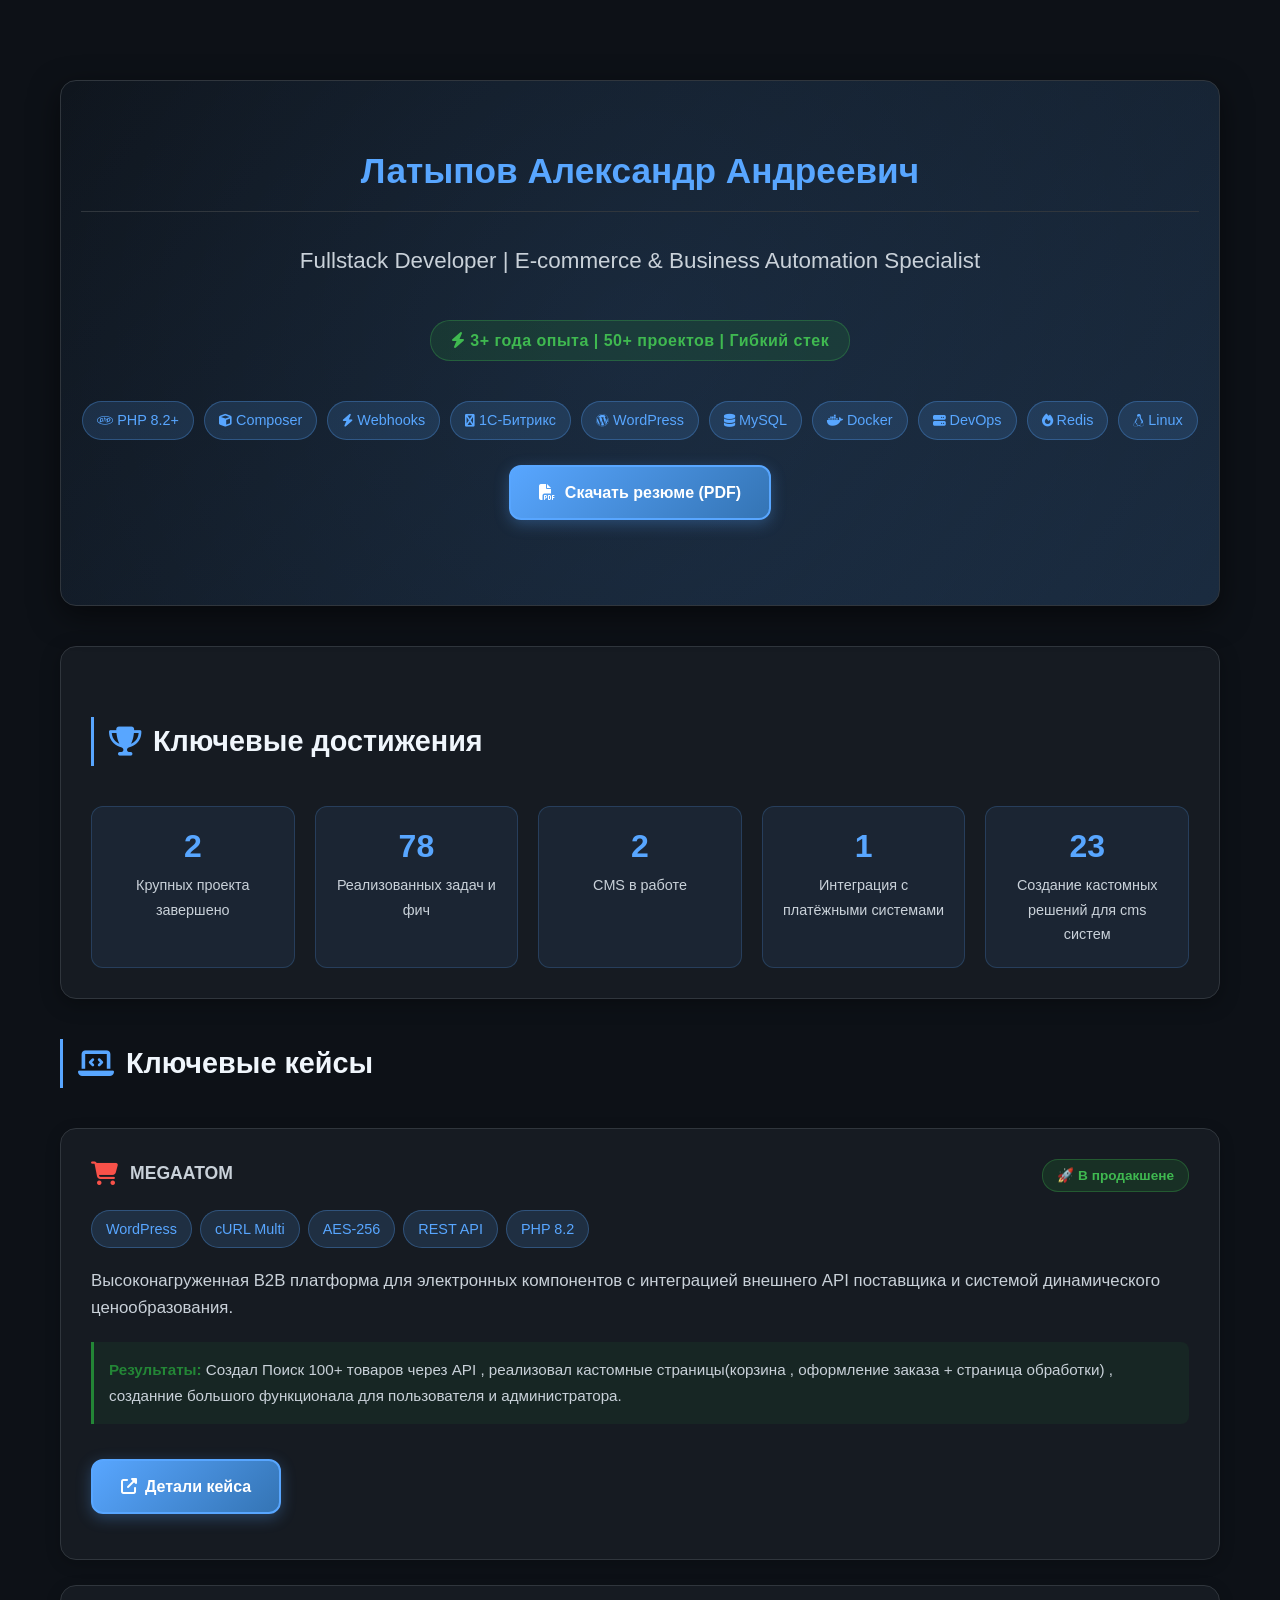
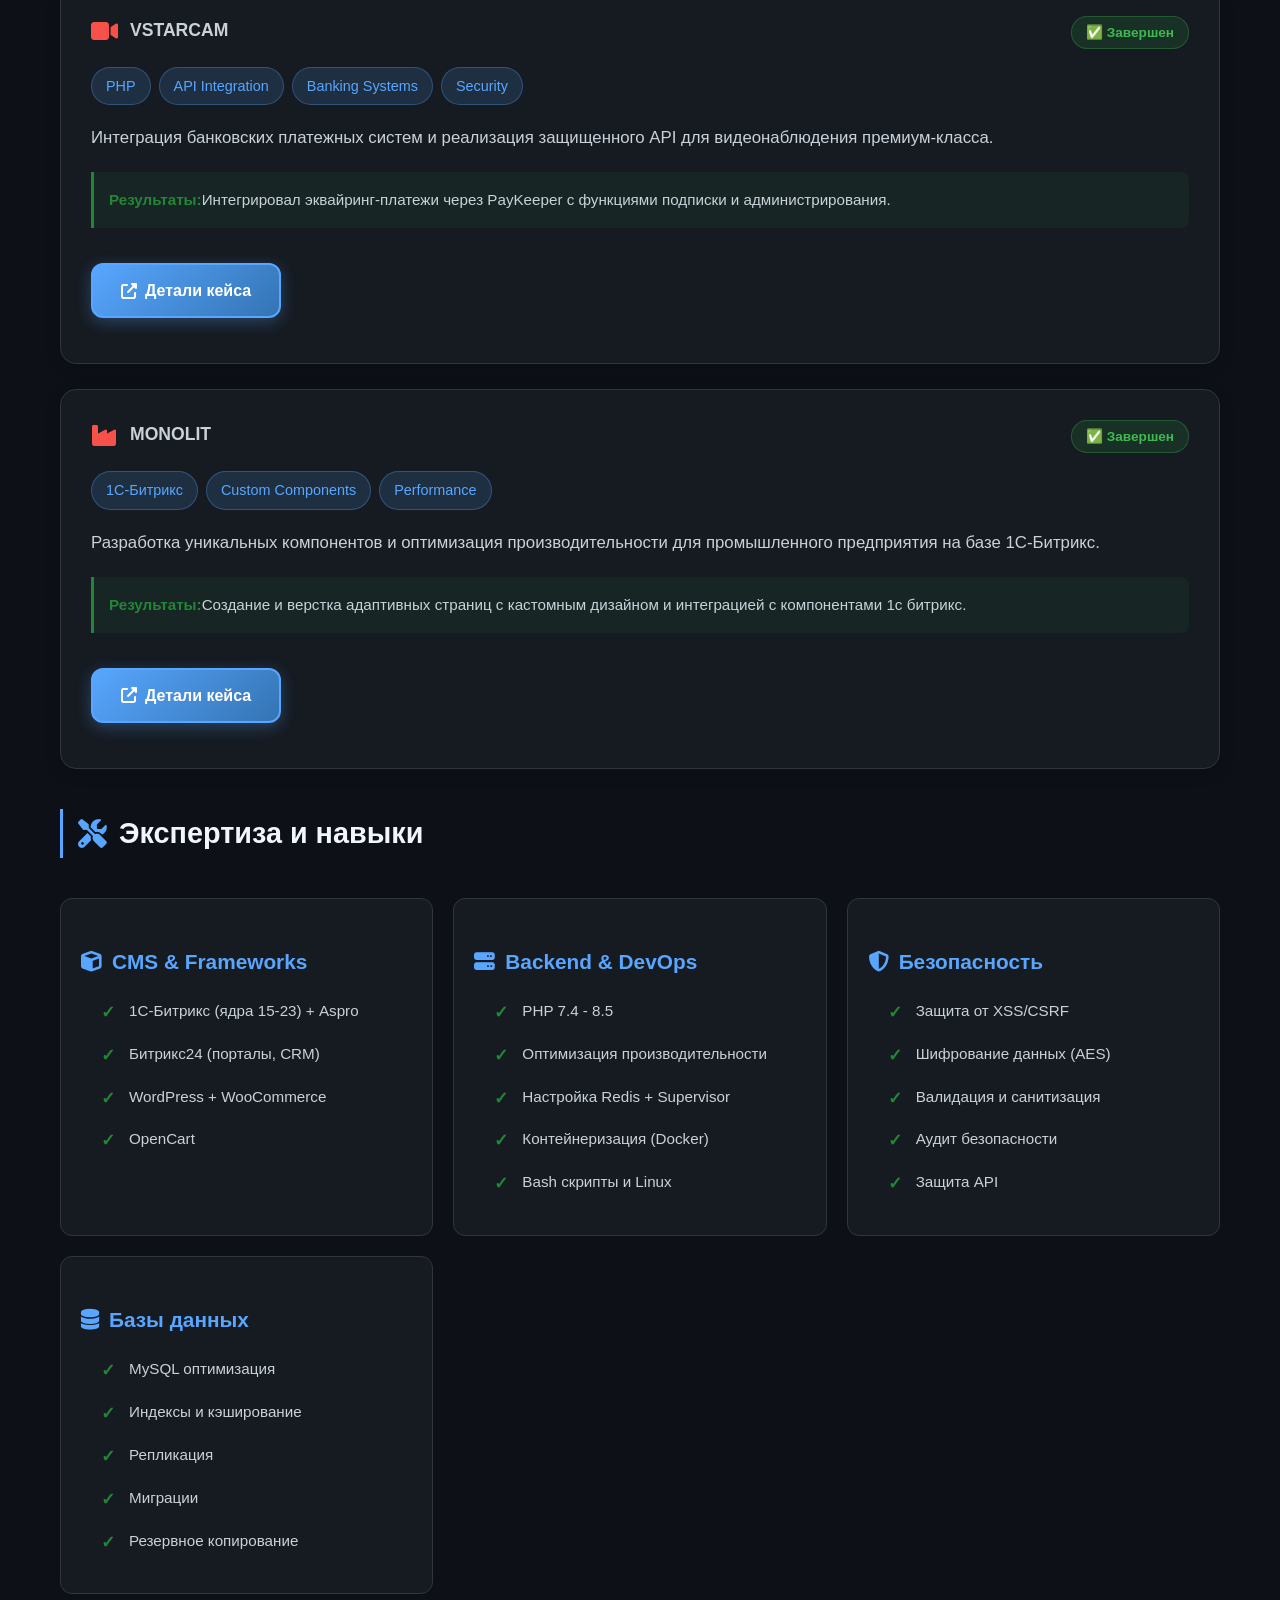
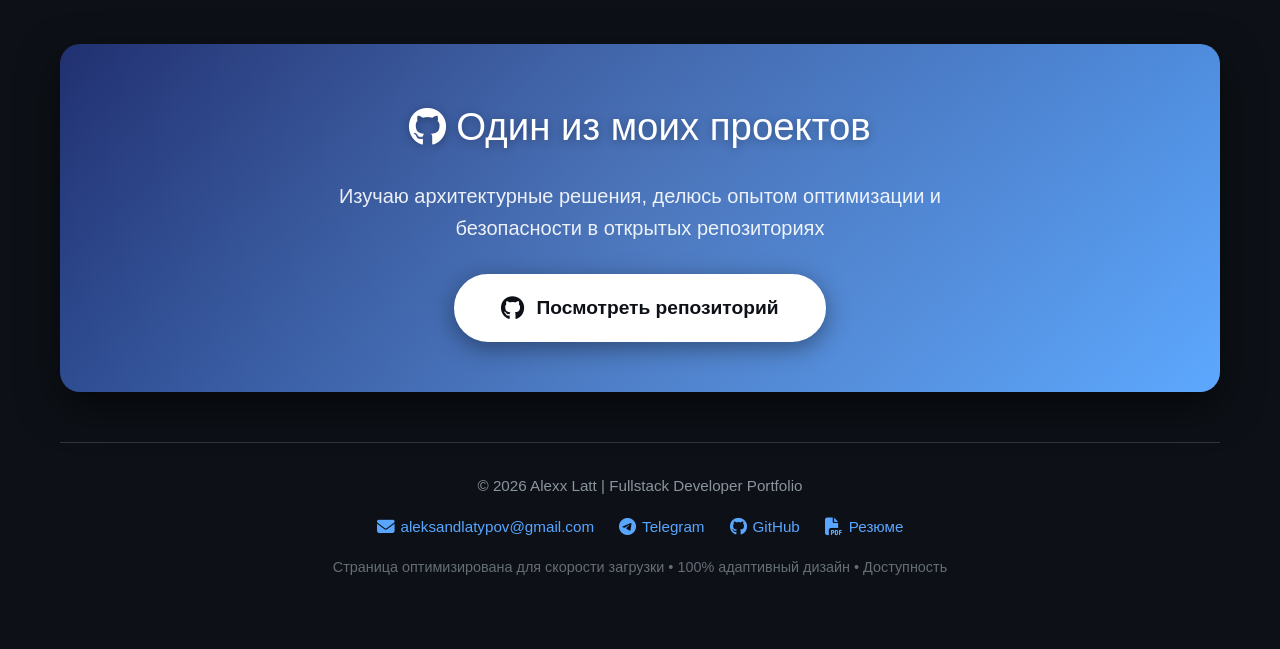
<file: index.html>
<!DOCTYPE html>
<html lang="ru">
<head>
    <meta charset="UTF-8">
    <meta name="viewport" content="width=device-width, initial-scale=1.0">
    <title>Alexx Latt | Fullstack Developer (PHP, Bitrix, WordPress)</title>
    <link rel="icon" type="image/svg+xml" href="data:image/svg+xml,%3Csvg xmlns='http://www.w3.org/2000/svg' viewBox='0 0 512 512'%3E%3Cpath fill='%2358a6ff' d='M448 128H336V80c0-26.5-21.5-48-48-48h-64c-26.5 0-48 21.5-48 48v48H64c-35.3 0-64 28.7-64 64v240c0 35.3 28.7 64 64 64h384c35.3 0 64-28.7 64-64V192c0-35.3-28.7-64-64-64zM208 80c0-8.8 7.2-16 16-16h64c8.8 0 16 7.2 16 16v48h-96V80zm256 352c0 8.8-7.2 16-16 16H64c-8.8 0-16-7.2-16-16V192c0-8.8 7.2-16 16-16h384c8.8 0 16 7.2 16 16v240z'/%3E%3C/svg%3E">
    <link rel="stylesheet" href="https://cdnjs.cloudflare.com/ajax/libs/font-awesome/6.4.0/css/all.min.css">
    <link rel="stylesheet" href="styles.css">
</head>
<body>
    <div class="container">
        <!-- HERO SECTION -->
        <section class="hero">
            <div class="hero-content">
                <h1>Латыпов Александр Андреевич</h1>
                <div class="subtitle">Fullstack Developer | E-commerce & Business Automation Specialist</div>
                <div class="highlight-badge">
                    <i class="fas fa-bolt"></i> 3+ года опыта | 50+ проектов | Гибкий стек
                </div>
               
                <div class="badge-grid">
                    <span class="badge"><i class="fab fa-php"></i> PHP 8.2+</span>
                    <span class="badge"><i class="fas fa-cube"></i> Composer</span>
                    <span class="badge"><i class="fas fa-bolt"></i> Webhooks</span>
                    <span class="badge"><i class="fab fa-cube"></i> 1С-Битрикс</span>
                    <span class="badge"><i class="fab fa-wordpress"></i> WordPress</span>
                    <span class="badge"><i class="fas fa-database"></i> MySQL</span>
                    <span class="badge"><i class="fab fa-docker"></i> Docker</span>
                    <span class="badge"><i class="fas fa-server"></i> DevOps</span>
                    <span class="badge"><i class="fas fa-fire"></i> Redis</span>
                    <span class="badge"><i class="fab fa-linux"></i> Linux</span>
                </div>

                 <div style="margin: 25px 0;">
                    <a href="resume.html" style="display: inline-flex; align-items: center; gap: 10px; padding: 12px 28px; background: linear-gradient(135deg, var(--accent), #3474b4); color: white; text-decoration: none; border-radius: 12px; font-weight: 600; transition: all 0.3s ease; border: 2px solid var(--accent); box-shadow: 0 4px 15px rgba(88, 166, 255, 0.3);" onmouseover="this.style.background='linear-gradient(135deg, #4a96e0, #2a66a0)'; this.style.transform='translateY(-2px)'; this.style.boxShadow='0 6px 20px rgba(88, 166, 255, 0.5)'" onmouseout="this.style.background='linear-gradient(135deg, var(--accent), #3474b4)'; this.style.transform='translateY(0)'; this.style.boxShadow='0 4px 15px rgba(88, 166, 255, 0.3)'">
                        <i class="fas fa-file-pdf"></i> Скачать резюме (PDF)
                    </a>
                </div>
            </div>
        </section>

        <!-- METRICS SECTION -->
       <section class="metrics-section">
            <h2><i class="fas fa-trophy"></i> Ключевые достижения</h2>
            <div class="metrics-grid">
                <div class="metric-card">
                    <div class="metric-value">3+</div>
                    <div class="metric-label">Крупных проекта завершено</div>
                </div>
                <div class="metric-card">
                    <div class="metric-value">100+</div>
                    <div class="metric-label">Реализованных задач и фич</div>
                </div>
                <div class="metric-card">
                    <div class="metric-value">3+</div>
                    <div class="metric-label">CMS в работе</div>
                </div>
                <div class="metric-card">
                    <div class="metric-value">1+</div>
                    <div class="metric-label">Интеграция с платёжными системами</div>
                </div>
                <div class="metric-card">
                    <div class="metric-value">30+</div>
                    <div class="metric-label">Создание кастомных решений для cms систем</div>
                </div>
            </div>
        </section>
        <!-- PROJECTS SECTION -->
        <section id="projects">
            <h2><i class="fas fa-laptop-code"></i> Ключевые кейсы</h2>

            <div class="project-card">
                <div class="project-header">
                    <div class="project-title"><i class="fas fa-shopping-cart"></i> MEGAATOM</div>
                    <span class="project-status">🚀 В продакшене</span>
                </div>
                <div class="tech-stack">
                    <span class="badge">WordPress</span>
                    <span class="badge">cURL Multi</span>
                    <span class="badge">AES-256</span>
                    <span class="badge">REST API</span>
                    <span class="badge">PHP 8.2</span>
                </div>
                <p class="project-desc">Высоконагруженная B2B платформа для электронных компонентов с интеграцией внешнего API поставщика и системой динамического ценообразования.</p>
                <div class="project-results">
                    <strong>Результаты:</strong> Создал Поиск 100+ товаров через API , реализовал кастомные страницы(корзина , оформление заказа + страница обработки) , созданние большого функционала для пользователя и администратора.
                </div>
                <a href="cases/megaatom.html" class="code-link">
                    <i class="fas fa-external-link-alt"></i> Детали кейса
                </a>
            </div>

            <div class="project-card">
                <div class="project-header">
                    <div class="project-title"><i class="fas fa-video"></i> VSTARCAM</div>
                    <span class="project-status">✅ Завершен</span>
                </div>
                <div class="tech-stack">
                    <span class="badge">PHP</span>
                    <span class="badge">API Integration</span>
                    <span class="badge">Banking Systems</span>
                    <span class="badge">Security</span>
                </div>
                <p class="project-desc">Интеграция банковских платежных систем и реализация защищенного API для видеонаблюдения премиум-класса.</p>
                <div class="project-results">
                    <strong>Результаты:</strong>Интегрировал эквайринг-платежи через PayKeeper с функциями подписки и администрирования.
                </div>
                <a href="cases/vstarcam.html" class="code-link">
                    <i class="fas fa-external-link-alt"></i> Детали кейса
                </a>
            </div>

            <div class="project-card">
                <div class="project-header">
                    <div class="project-title"><i class="fas fa-industry"></i> MONOLIT</div>
                    <span class="project-status">✅ Завершен</span>
                </div>
                <div class="tech-stack">
                    <span class="badge">1С-Битрикс</span>
                    <span class="badge">Custom Components</span>
                    <span class="badge">Performance</span>
                </div>
                <p class="project-desc">Разработка уникальных компонентов и оптимизация производительности для промышленного предприятия на базе 1С-Битрикс.</p>
                <div class="project-results">
                    <strong>Результаты:</strong>Создание и верстка адаптивных страниц с кастомным дизайном и интеграцией с компонентами 1с битрикс.
                </div>
                <a href="cases/monolit.html" class="code-link">
                    <i class="fas fa-external-link-alt"></i> Детали кейса
                </a>
            </div>
        </section>

        <!-- SKILLS SECTION -->
        <section id="skills">
            <h2><i class="fas fa-tools"></i> Экспертиза и навыки</h2>
            <div class="skills-grid">
                <div class="skill-category">
                    <h3><i class="fas fa-cube"></i> CMS & Frameworks</h3>
                    <ul>
                        <li>1С-Битрикс (ядра 15-23) + Aspro</li>
                        <li>Битрикс24 (порталы, CRM)</li>
                        <li>WordPress + WooCommerce</li>
                        <li>OpenCart</li>
                    </ul>
                </div>
                
                <div class="skill-category">
                    <h3><i class="fas fa-server"></i> Backend & DevOps</h3>
                    <ul>
                        <li>PHP 7.4 - 8.5</li>
                        <li>Оптимизация производительности</li>
                        <li>Настройка Redis + Supervisor</li>
                        <li>Контейнеризация (Docker)</li>
                        <li>Bash скрипты и Linux</li>
                    </ul>
                </div>
                
                <div class="skill-category">
                    <h3><i class="fas fa-shield-alt"></i> Безопасность</h3>
                    <ul>
                        <li>Защита от XSS/CSRF</li>
                        <li>Шифрование данных (AES)</li>
                        <li>Валидация и санитизация</li>
                        <li>Аудит безопасности</li>
                        <li>Защита API</li>
                    </ul>
                </div>
                
                <div class="skill-category">
                    <h3><i class="fas fa-database"></i> Базы данных</h3>
                    <ul>
                        <li>MySQL оптимизация</li>
                        <li>Индексы и кэширование</li>
                        <li>Репликация</li>
                        <li>Миграции</li>
                        <li>Резервное копирование</li>
                    </ul>
                </div>
            </div>
        </section>

        <!-- CTA SECTION -->
        <section class="cta-section">
            <div class="cta-content">
                <div class="cta-titleWrapper"><i class="fab fa-github"></i>Один из моих проектов</div>
                <p class="cta-subtitle">Изучаю архитектурные решения, делюсь опытом оптимизации и безопасности в открытых репозиториях</p>
                <a href="https://github.com/AlexxLatt/Case" target="_blank" rel="noopener" class="github-btn">
                    <i class="fab fa-github"></i> Посмотреть репозиторий
                </a>
            </div>
        </section>

        <footer>
            <p>© 2026 Alexx Latt | Fullstack Developer Portfolio</p>
            <div class="contact-links">
                <a href="mailto:aleksandlatypov@gmail.com" class="contact-link">
                    <i class="fas fa-envelope"></i> aleksandlatypov@gmail.com
                </a>
                <a href="https://t.me/Apllonn" target="_blank" rel="noopener" class="contact-link">
                    <i class="fab fa-telegram"></i> Telegram
                </a>
                <a href="https://github.com/AlexxLatt/" target="_blank" rel="noopener" class="contact-link">
                    <i class="fab fa-github"></i> GitHub
                </a>
                <a href="resume.html" class="contact-link">
                    <i class="fas fa-file-pdf"></i> Резюме
                </a>
            </div>
            <p style="margin-top: 15px; font-size: 0.9rem; opacity: 0.7;">
                Страница оптимизирована для скорости загрузки • 100% адаптивный дизайн • Доступность
            </p>
        </footer>
    </div>

    <script>
        // Простая анимация при прокрутке
        document.addEventListener('DOMContentLoaded', function() {
            const projectCards = document.querySelectorAll('.project-card');
            
            const observer = new IntersectionObserver((entries) => {
                entries.forEach(entry => {
                    if (entry.isIntersecting) {
                        entry.target.style.opacity = 1;
                        entry.target.style.transform = 'translateY(0)';
                    }
                });
            }, { threshold: 0.1 });
            
            projectCards.forEach(card => {
                card.style.opacity = 0;
                card.style.transform = 'translateY(20px)';
                card.style.transition = 'opacity 0.6s ease, transform 0.6s ease';
                observer.observe(card);
            });
            
            // Анимация метрик при загрузке
            const metricValues = document.querySelectorAll('.metric-value');
            metricValues.forEach(metric => {
                const originalText = metric.textContent;
                metric.textContent = '0';
                
                setTimeout(() => {
                    let count = 0;
                    const target = parseInt(originalText.replace(/[^0-9]/g, '')) || 0;
                    const duration = 2000;
                    const stepTime = 20;
                    const steps = Math.ceil(duration / stepTime);
                    const stepCount = Math.abs(target - count) / steps;
                    
                    const counter = setInterval(() => {
                        count += stepCount;
                        if ((stepCount > 0 && count >= target) || (stepCount < 0 && count <= target)) {
                            metric.textContent = originalText;
                            clearInterval(counter);
                        } else {
                            metric.textContent = Math.round(count).toLocaleString() + (originalText.includes('x') ? 'x' : '');
                        }
                    }, stepTime);
                }, 300);
            });
        });
    </script>
</body>
</html>
</file>
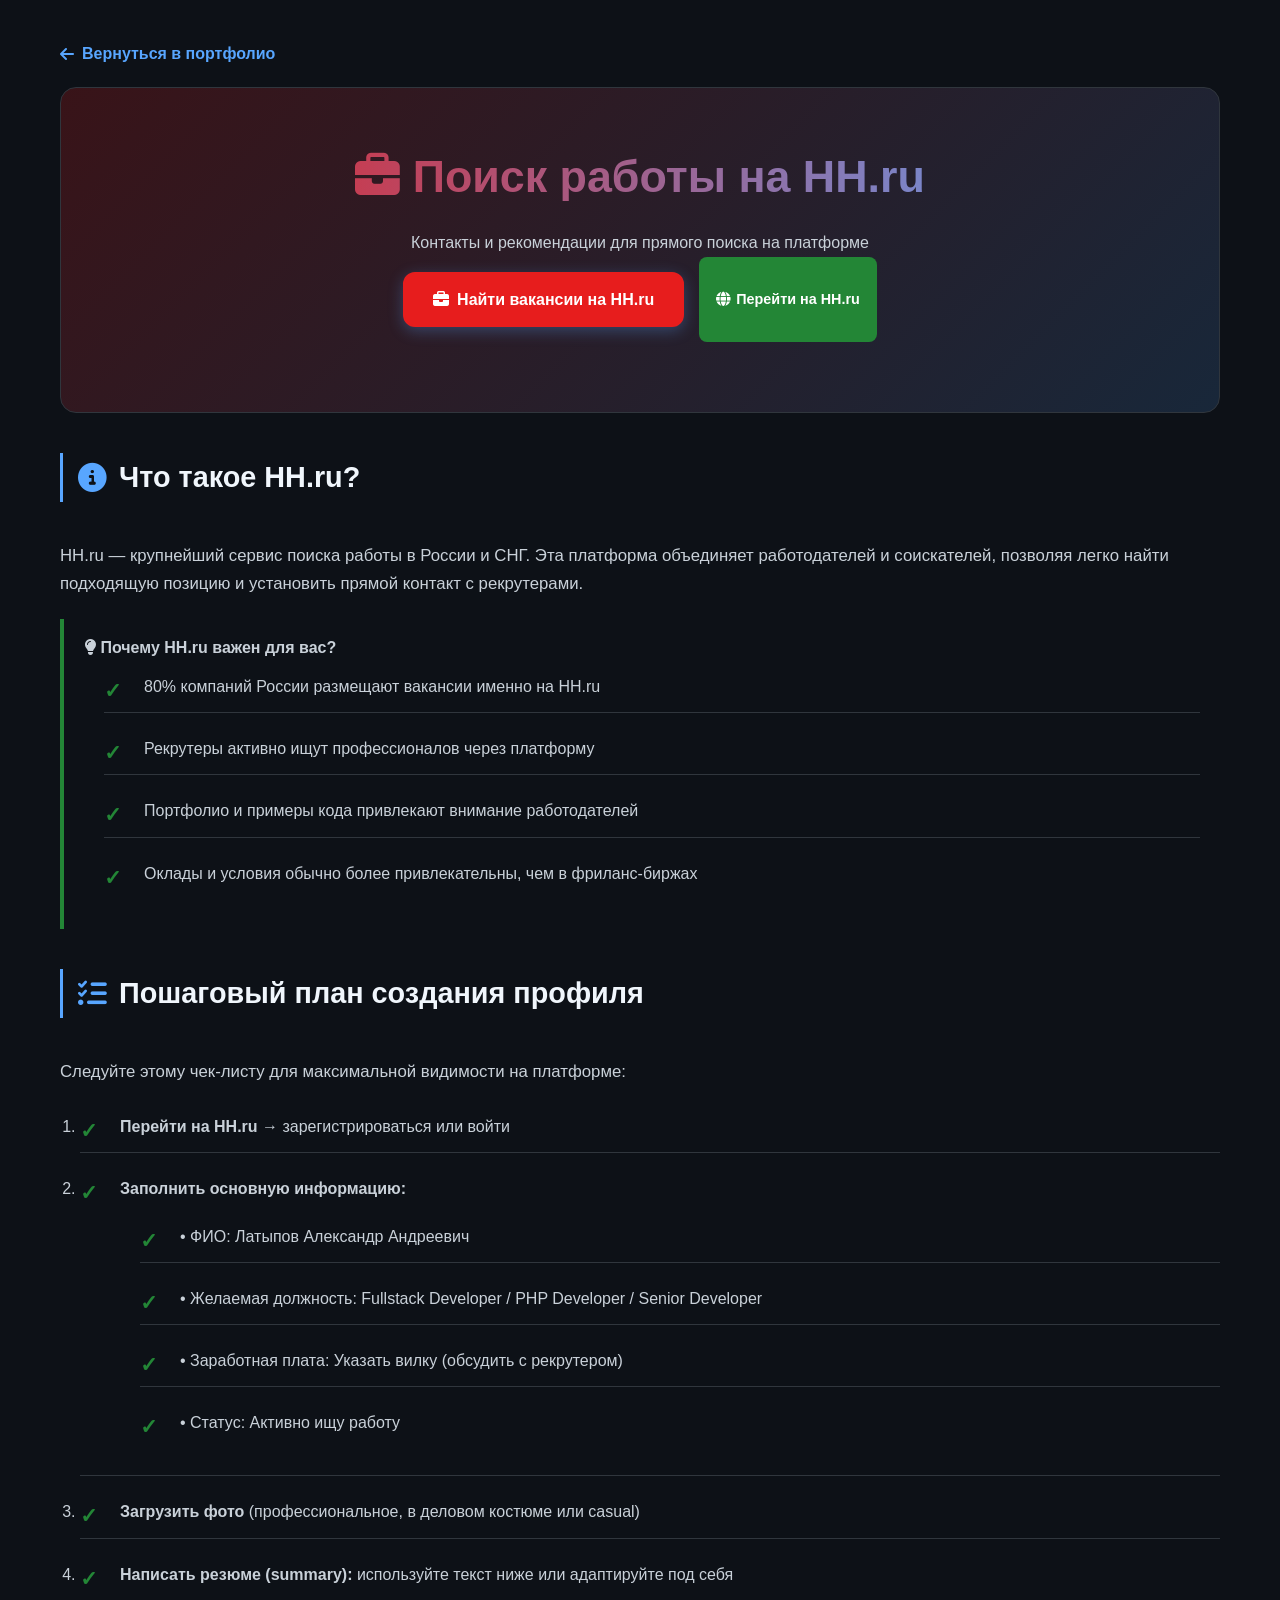
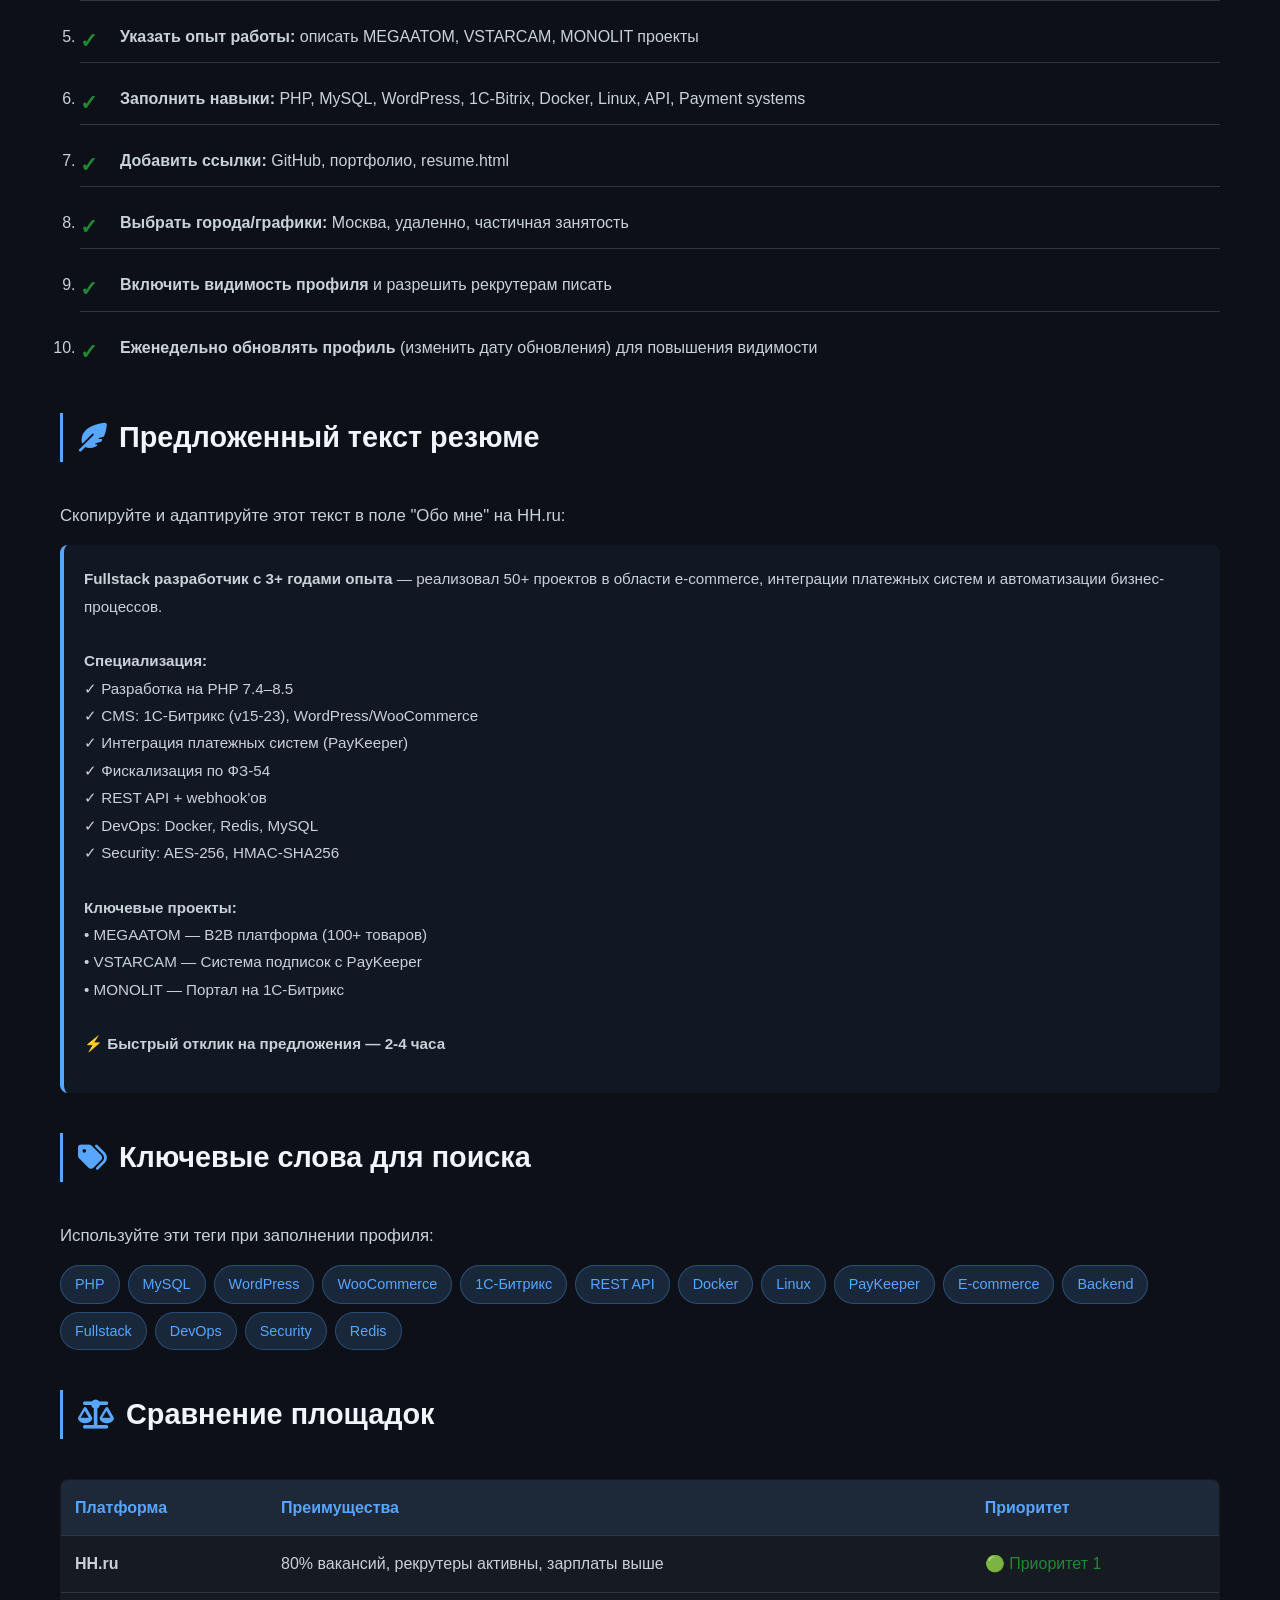
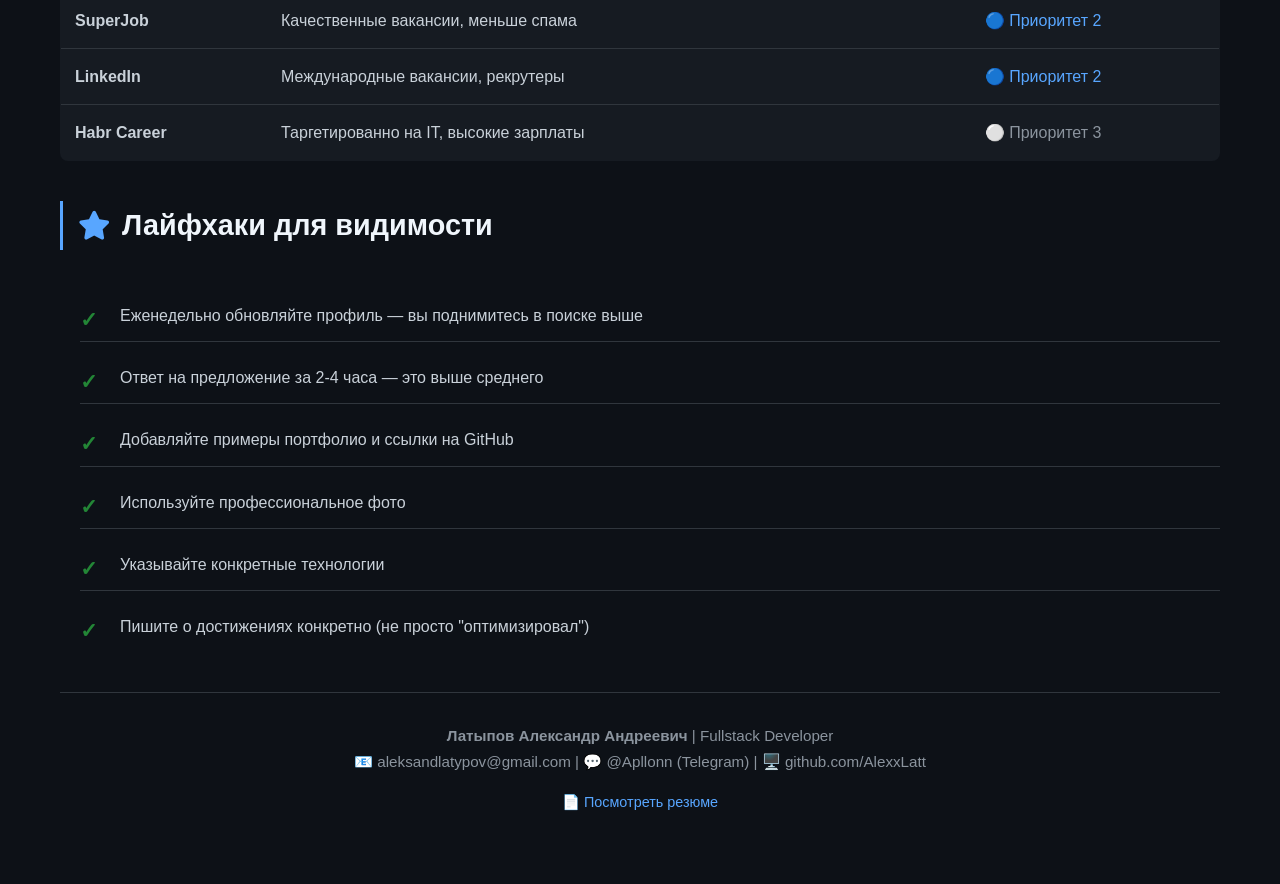
<file: hh.html>
<!DOCTYPE html>
<html lang="ru">
<head>
    <meta charset="UTF-8">
    <meta name="viewport" content="width=device-width, initial-scale=1.0">
    <title>Поиск работы на HH.ru | Латыпов Александр</title>
    <link rel="stylesheet" href="https://cdnjs.cloudflare.com/ajax/libs/font-awesome/6.4.0/css/all.min.css">
    <link rel="stylesheet" href="styles.css">
</head>
<body>
    <div class="container">
        <a href="index.html" class="back-link">
            <i class="fas fa-arrow-left"></i> Вернуться в портфолио
        </a>

        <!-- HERO -->
        <div class="hh-hero">
            <div class="hh-title"><i class="fas fa-briefcase"></i> Поиск работы на HH.ru</div>
            <div class="hh-subtitle">Контакты и рекомендации для прямого поиска на платформе</div>
            <div class="cta-buttons">
                <a href="https://hh.ru/search/vacancy?search_field%5B%5D=name&area=1&ored_clusters=true&order_by=publication_time&specialization=1.221&hhtmFrom=vacancy_search_filter" class="btn-primary btn-hh" target="_blank">
                    <i class="fas fa-briefcase"></i> Найти вакансии на HH.ru
                </a>
                <a href="https://hh.ru" class="btn-secondary" target="_blank">
                    <i class="fas fa-globe"></i> Перейти на HH.ru
                </a>
            </div>
        </div>

        <!-- ABOUT HH.RU -->
        <section>
            <h2><i class="fas fa-info-circle"></i> Что такое HH.ru?</h2>
            <p class="section-description">
                HH.ru — крупнейший сервис поиска работы в России и СНГ. Эта платформа объединяет работодателей и соискателей, позволяя легко найти подходящую позицию и установить прямой контакт с рекрутерами.
            </p>
            <div class="tip-box">
                <h4><i class="fas fa-lightbulb"></i> Почему HH.ru важен для вас?</h4>
                <ul class="checklist">
                    <li>80% компаний России размещают вакансии именно на HH.ru</li>
                    <li>Рекрутеры активно ищут профессионалов через платформу</li>
                    <li>Портфолио и примеры кода привлекают внимание работодателей</li>
                    <li>Оклады и условия обычно более привлекательны, чем в фриланс-биржах</li>
                </ul>
            </div>
        </section>

        <!-- ACTION PLAN -->
        <section>
            <h2><i class="fas fa-tasks"></i> Пошаговый план создания профиля</h2>
            <p class="section-description">
                Следуйте этому чек-листу для максимальной видимости на платформе:
            </p>
            <ol class="checklist" style="list-style-type: decimal; padding-left: 0;">
                <li style="padding-left: 40px;"><strong>Перейти на HH.ru</strong> → зарегистрироваться или войти</li>
                <li style="padding-left: 40px;"><strong>Заполнить основную информацию:</strong>
                    <ul style="margin-top: 8px; list-style: none;">
                        <li>• ФИО: Латыпов Александр Андреевич</li>
                        <li>• Желаемая должность: Fullstack Developer / PHP Developer / Senior Developer</li>
                        <li>• Заработная плата: Указать вилку (обсудить с рекрутером)</li>
                        <li>• Статус: Активно ищу работу</li>
                    </ul>
                </li>
                <li style="padding-left: 40px;"><strong>Загрузить фото</strong> (профессиональное, в деловом костюме или casual)</li>
                <li style="padding-left: 40px;"><strong>Написать резюме (summary):</strong> используйте текст ниже или адаптируйте под себя</li>
                <li style="padding-left: 40px;"><strong>Указать опыт работы:</strong> описать MEGAATOM, VSTARCAM, MONOLIT проекты</li>
                <li style="padding-left: 40px;"><strong>Заполнить навыки:</strong> PHP, MySQL, WordPress, 1C-Bitrix, Docker, Linux, API, Payment systems</li>
                <li style="padding-left: 40px;"><strong>Добавить ссылки:</strong> GitHub, портфолио, resume.html</li>
                <li style="padding-left: 40px;"><strong>Выбрать города/графики:</strong> Москва, удаленно, частичная занятость</li>
                <li style="padding-left: 40px;"><strong>Включить видимость профиля</strong> и разрешить рекрутерам писать</li>
                <li style="padding-left: 40px;"><strong>Еженедельно обновлять профиль</strong> (изменить дату обновления) для повышения видимости</li>
            </ol>
        </section>

        <!-- SUGGESTED SUMMARY -->
        <section>
            <h2><i class="fas fa-feather-alt"></i> Предложенный текст резюме</h2>
            <p class="section-description">Скопируйте и адаптируйте этот текст в поле "Обо мне" на HH.ru:</p>
            <div style="background: rgba(88, 166, 255, 0.05); padding: 20px; border-radius: 8px; border-left: 4px solid var(--accent); margin-top: 15px;">
                <p style="font-size: 0.95rem; line-height: 1.8; color: var(--text);">
                    <strong>Fullstack разработчик с 3+ годами опыта</strong> — реализовал 50+ проектов в области e-commerce, интеграции платежных систем и автоматизации бизнес-процессов.<br><br>
                    <strong>Специализация:</strong><br>
                    ✓ Разработка на PHP 7.4–8.5<br>
                    ✓ CMS: 1С-Битрикс (v15-23), WordPress/WooCommerce<br>
                    ✓ Интеграция платежных систем (PayKeeper)<br>
                    ✓ Фискализация по ФЗ-54<br>
                    ✓ REST API + webhook'ов<br>
                    ✓ DevOps: Docker, Redis, MySQL<br>
                    ✓ Security: AES-256, HMAC-SHA256<br><br>
                    <strong>Ключевые проекты:</strong><br>
                    • MEGAATOM — B2B платформа (100+ товаров)<br>
                    • VSTARCAM — Система подписок с PayKeeper<br>
                    • MONOLIT — Портал на 1С-Битрикс<br><br>
                    <strong>⚡ Быстрый отклик на предложения — 2-4 часа</strong>
                </p>
            </div>
        </section>

        <!-- KEYWORDS -->
        <section>
            <h2><i class="fas fa-tags"></i> Ключевые слова для поиска</h2>
            <p class="section-description">Используйте эти теги при заполнении профиля:</p>
            <div class="keyword-tags">
                <span class="badge">PHP</span>
                <span class="badge">MySQL</span>
                <span class="badge">WordPress</span>
                <span class="badge">WooCommerce</span>
                <span class="badge">1С-Битрикс</span>
                <span class="badge">REST API</span>
                <span class="badge">Docker</span>
                <span class="badge">Linux</span>
                <span class="badge">PayKeeper</span>
                <span class="badge">E-commerce</span>
                <span class="badge">Backend</span>
                <span class="badge">Fullstack</span>
                <span class="badge">DevOps</span>
                <span class="badge">Security</span>
                <span class="badge">Redis</span>
            </div>
        </section>

        <!-- COMPARISON TABLE -->
        <section>
            <h2><i class="fas fa-balance-scale"></i> Сравнение площадок</h2>
            <table class="comparison-table">
                <thead>
                    <tr>
                        <th>Платформа</th>
                        <th>Преимущества</th>
                        <th>Приоритет</th>
                    </tr>
                </thead>
                <tbody>
                    <tr>
                        <td><strong>HH.ru</strong></td>
                        <td>80% вакансий, рекрутеры активны, зарплаты выше</td>
                        <td><span style="color: var(--success);">🟢 Приоритет 1</span></td>
                    </tr>
                    <tr>
                        <td><strong>SuperJob</strong></td>
                        <td>Качественные вакансии, меньше спама</td>
                        <td><span style="color: var(--accent);">🔵 Приоритет 2</span></td>
                    </tr>
                    <tr>
                        <td><strong>LinkedIn</strong></td>
                        <td>Международные вакансии, рекрутеры</td>
                        <td><span style="color: var(--accent);">🔵 Приоритет 2</span></td>
                    </tr>
                    <tr>
                        <td><strong>Habr Career</strong></td>
                        <td>Таргетированно на IT, высокие зарплаты</td>
                        <td><span style="color: var(--secondary);">⚪ Приоритет 3</span></td>
                    </tr>
                </tbody>
            </table>
        </section>

        <!-- TIPS -->
        <section>
            <h2><i class="fas fa-star"></i> Лайфхаки для видимости</h2>
            <ul class="checklist">
                <li>Еженедельно обновляйте профиль — вы поднимитесь в поиске выше</li>
                <li>Ответ на предложение за 2-4 часа — это выше среднего</li>
                <li>Добавляйте примеры портфолио и ссылки на GitHub</li>
                <li>Используйте профессиональное фото</li>
                <li>Указывайте конкретные технологии</li>
                <li>Пишите о достижениях конкретно (не просто "оптимизировал")</li>
            </ul>
        </section>

        <!-- FOOTER -->
        <footer>
            <p><strong>Латыпов Александр Андреевич</strong> | Fullstack Developer</p>
            <p>📧 aleksandlatypov@gmail.com | 💬 @Apllonn (Telegram) | 🖥️ github.com/AlexxLatt</p>
            <p style="margin-top: 15px; font-size: 0.9rem;">
                <a href="resume.html" style="color: var(--accent); text-decoration: none; transition: opacity 0.3s;" onmouseover="this.style.opacity='0.8'" onmouseout="this.style.opacity='1'">
                    📄 Посмотреть резюме
                </a>
            </p>
        </footer>
    </div>
</body>
</html>
</file>
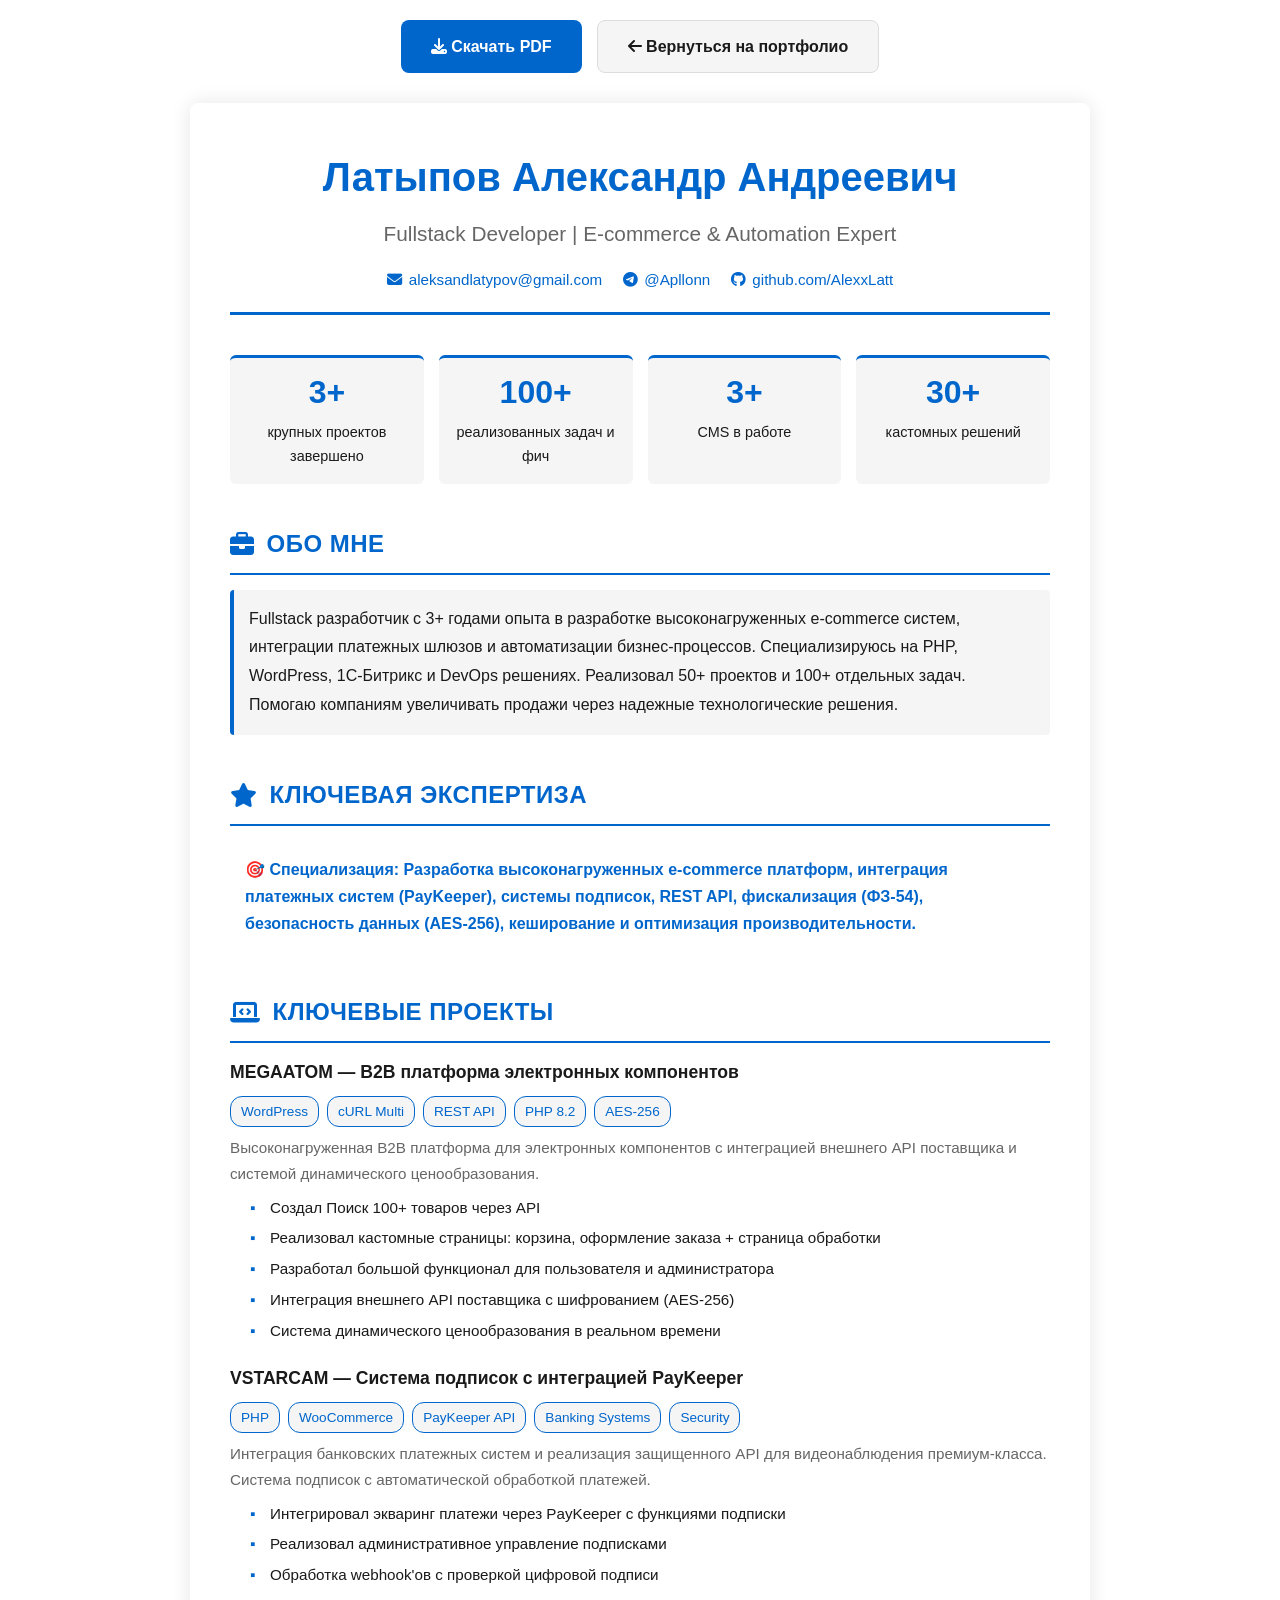
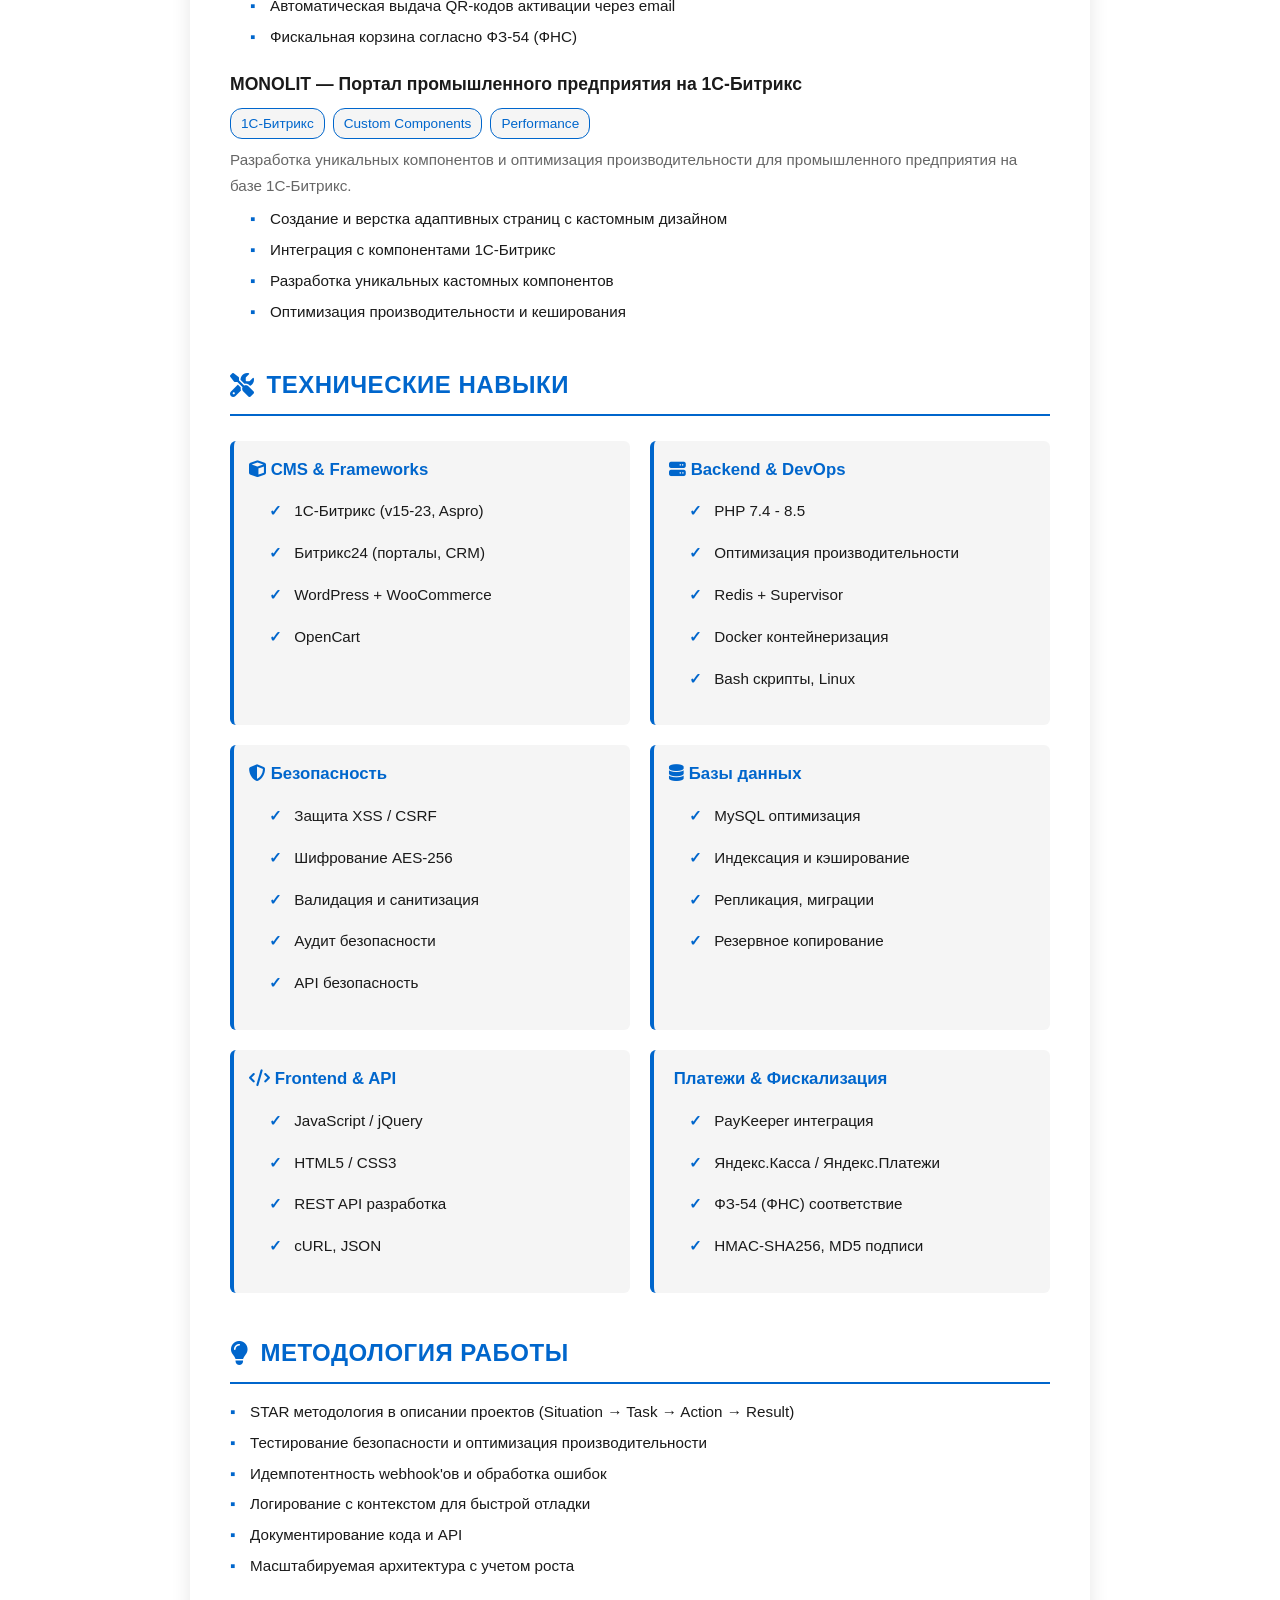
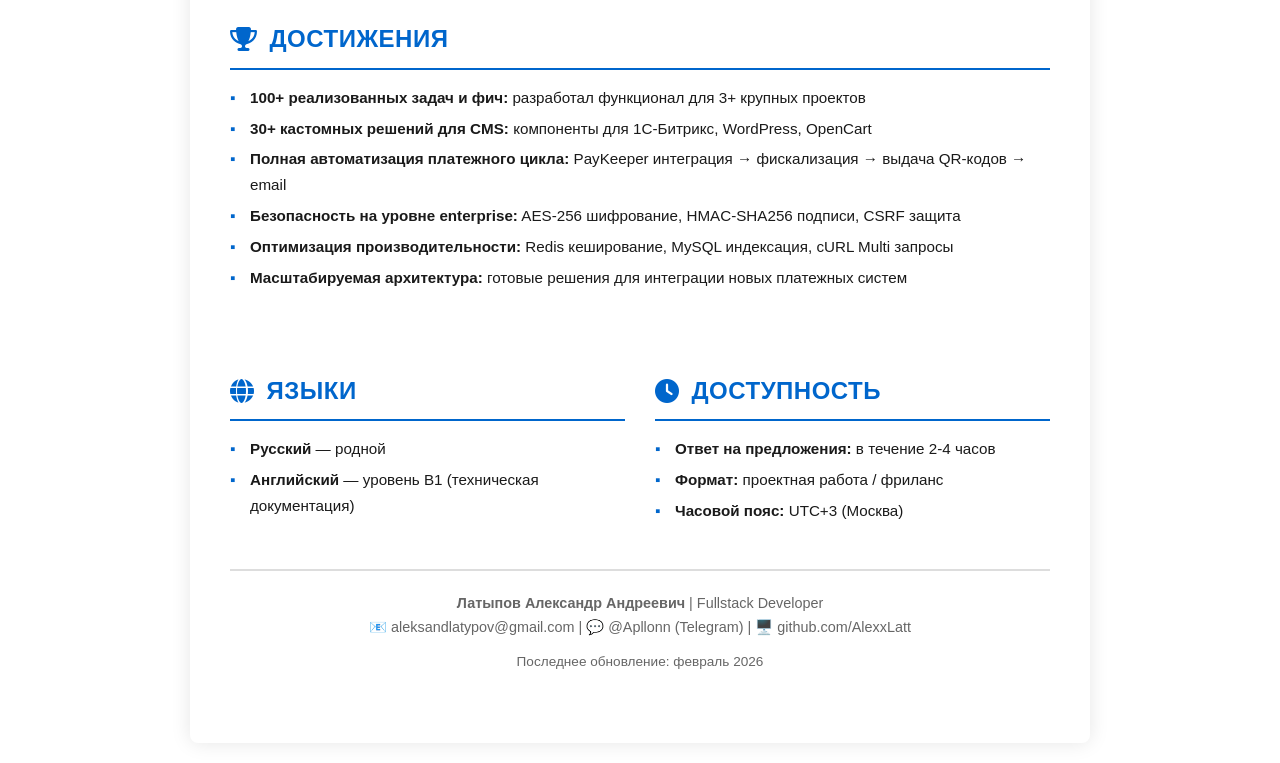
<file: resume.html>
<!DOCTYPE html>
<html lang="ru">
<head>
    <meta charset="UTF-8">
    <meta name="viewport" content="width=device-width, initial-scale=1.0">
    <title>Резюме — Латыпов Александр Андреевич | Fullstack Developer</title>
    <link rel="stylesheet" href="https://cdnjs.cloudflare.com/ajax/libs/font-awesome/6.4.0/css/all.min.css">
    <link rel="stylesheet" href="styles.css">
</head>
<body class="resume">
    <div class="print-toolbar">
        <button class="print-btn" onclick="window.print()">
            <i class="fas fa-download"></i> Скачать PDF
        </button>
        <a href="index.html" class="back-btn">
            <i class="fas fa-arrow-left"></i> Вернуться на портфолио
        </a>
    </div>

    <div class="resume-container">
        <!-- HEADER -->
        <header>
            <div class="name">Латыпов Александр Андреевич</div>
            <div class="position">Fullstack Developer | E-commerce & Automation Expert</div>
            <div class="contact-info">
                <div class="contact-item">
                    <i class="fas fa-envelope"></i>
                    <a href="mailto:aleksandlatypov@gmail.com">aleksandlatypov@gmail.com</a>
                </div>
                <div class="contact-item">
                    <i class="fab fa-telegram"></i>
                    <a href="https://t.me/Apllonn" target="_blank">@Apllonn</a>
                </div>
                <div class="contact-item">
                    <i class="fab fa-github"></i>
                    <a href="https://github.com/AlexxLatt/" target="_blank">github.com/AlexxLatt</a>
                </div>
            </div>
        </header>

        <!-- METRICS -->
        <section>
            <div class="metrics">
                <div class="metric">
                    <div class="metric-value">3+</div>
                    <div class="metric-label">крупных проектов завершено</div>
                </div>
                <div class="metric">
                    <div class="metric-value">100+</div>
                    <div class="metric-label">реализованных задач и фич</div>
                </div>
                <div class="metric">
                    <div class="metric-value">3+</div>
                    <div class="metric-label">CMS в работе</div>
                </div>
                <div class="metric">
                    <div class="metric-value">30+</div>
                    <div class="metric-label">кастомных решений</div>
                </div>
            </div>
        </section>

        <!-- SUMMARY -->
        <section>
            <h2><i class="fas fa-briefcase"></i> Обо мне</h2>
            <div class="summary">
                Fullstack разработчик с 3+ годами опыта в разработке высоконагруженных e-commerce систем, интеграции платежных шлюзов и автоматизации бизнес-процессов. Специализируюсь на PHP, WordPress, 1С-Битрикс и DevOps решениях. Реализовал 50+ проектов и 100+ отдельных задач. Помогаю компаниям увеличивать продажи через надежные технологические решения.
            </div>
        </section>

        <!-- KEY EXPERTISE -->
        <section>
            <h2><i class="fas fa-star"></i> Ключевая экспертиза</h2>
            <div class="highlight">
                <strong>🎯 Специализация:</strong> Разработка высоконагруженных e-commerce платформ, интеграция платежных систем (PayKeeper), системы подписок, REST API, фискализация (ФЗ-54), безопасность данных (AES-256), кеширование и оптимизация производительности.
            </div>
        </section>

        <!-- PROJECTS -->
        <section>
            <h2><i class="fas fa-laptop-code"></i> Ключевые проекты</h2>

            <div class="project-item">
                <div class="project-title">MEGAATOM — B2B платформа электронных компонентов</div>
                <div class="project-tech">
                    <span class="tech-tag">WordPress</span>
                    <span class="tech-tag">cURL Multi</span>
                    <span class="tech-tag">REST API</span>
                    <span class="tech-tag">PHP 8.2</span>
                    <span class="tech-tag">AES-256</span>
                </div>
                <p style="color: var(--secondary); font-size: 0.95rem; margin-bottom: 8px;">
                    Высоконагруженная B2B платформа для электронных компонентов с интеграцией внешнего API поставщика и системой динамического ценообразования.
                </p>
                <ul class="job-details">
                    <li>Создал Поиск 100+ товаров через API</li>
                    <li>Реализовал кастомные страницы: корзина, оформление заказа + страница обработки</li>
                    <li>Разработал большой функционал для пользователя и администратора</li>
                    <li>Интеграция внешнего API поставщика с шифрованием (AES-256)</li>
                    <li>Система динамического ценообразования в реальном времени</li>
                </ul>
            </div>

            <div class="project-item">
                <div class="project-title">VSTARCAM — Система подписок с интеграцией PayKeeper</div>
                <div class="project-tech">
                    <span class="tech-tag">PHP</span>
                    <span class="tech-tag">WooCommerce</span>
                    <span class="tech-tag">PayKeeper API</span>
                    <span class="tech-tag">Banking Systems</span>
                    <span class="tech-tag">Security</span>
                </div>
                <p style="color: var(--secondary); font-size: 0.95rem; margin-bottom: 8px;">
                    Интеграция банковских платежных систем и реализация защищенного API для видеонаблюдения премиум-класса. Система подписок с автоматической обработкой платежей.
                </p>
                <ul class="job-details">
                    <li>Интегрировал экваринг платежи через PayKeeper с функциями подписки</li>
                    <li>Реализовал административное управление подписками</li>
                    <li>Обработка webhook'ов с проверкой цифровой подписи</li>
                    <li>Автоматическая выдача QR-кодов активации через email</li>
                    <li>Фискальная корзина согласно ФЗ-54 (ФНС)</li>
                </ul>
            </div>

            <div class="project-item">
                <div class="project-title">MONOLIT — Портал промышленного предприятия на 1С-Битрикс</div>
                <div class="project-tech">
                    <span class="tech-tag">1С-Битрикс</span>
                    <span class="tech-tag">Custom Components</span>
                    <span class="tech-tag">Performance</span>
                </div>
                <p style="color: var(--secondary); font-size: 0.95rem; margin-bottom: 8px;">
                    Разработка уникальных компонентов и оптимизация производительности для промышленного предприятия на базе 1С-Битрикс.
                </p>
                <ul class="job-details">
                    <li>Создание и верстка адаптивных страниц с кастомным дизайном</li>
                    <li>Интеграция с компонентами 1С-Битрикс</li>
                    <li>Разработка уникальных кастомных компонентов</li>
                    <li>Оптимизация производительности и кеширования</li>
                </ul>
            </div>
        </section>

        <!-- TECHNICAL SKILLS -->
        <section>
            <h2><i class="fas fa-tools"></i> Технические навыки</h2>
            <div class="skills-grid">
                <div class="skills-category">
                    <h4><i class="fas fa-cube"></i> CMS & Frameworks</h4>
                    <ul>
                        <li>1С-Битрикс (v15-23, Aspro)</li>
                        <li>Битрикс24 (порталы, CRM)</li>
                        <li>WordPress + WooCommerce</li>
                        <li>OpenCart</li>
                    </ul>
                </div>

                <div class="skills-category">
                    <h4><i class="fas fa-server"></i> Backend & DevOps</h4>
                    <ul>
                        <li>PHP 7.4 - 8.5</li>
                        <li>Оптимизация производительности</li>
                        <li>Redis + Supervisor</li>
                        <li>Docker контейнеризация</li>
                        <li>Bash скрипты, Linux</li>
                    </ul>
                </div>

                <div class="skills-category">
                    <h4><i class="fas fa-shield-alt"></i> Безопасность</h4>
                    <ul>
                        <li>Защита XSS / CSRF</li>
                        <li>Шифрование AES-256</li>
                        <li>Валидация и санитизация</li>
                        <li>Аудит безопасности</li>
                        <li>API безопасность</li>
                    </ul>
                </div>

                <div class="skills-category">
                    <h4><i class="fas fa-database"></i> Базы данных</h4>
                    <ul>
                        <li>MySQL оптимизация</li>
                        <li>Индексация и кэширование</li>
                        <li>Репликация, миграции</li>
                        <li>Резервное копирование</li>
                    </ul>
                </div>

                <div class="skills-category">
                    <h4><i class="fas fa-code"></i> Frontend & API</h4>
                    <ul>
                        <li>JavaScript / jQuery</li>
                        <li>HTML5 / CSS3</li>
                        <li>REST API разработка</li>
                        <li>cURL, JSON</li>
                    </ul>
                </div>

                <div class="skills-category">
                    <h4><i class="fas fa-payment"></i> Платежи & Фискализация</h4>
                    <ul>
                        <li>PayKeeper интеграция</li>
                        <li>Яндекс.Касса / Яндекс.Платежи</li>
                        <li>ФЗ-54 (ФНС) соответствие</li>
                        <li>HMAC-SHA256, MD5 подписи</li>
                    </ul>
                </div>
            </div>
        </section>

        <!-- METHODOLOGY & APPROACH -->
        <section>
            <h2><i class="fas fa-lightbulb"></i> Методология работы</h2>
            <div class="job-details" style="font-weight: 500;">
                <li>STAR методология в описании проектов (Situation → Task → Action → Result)</li>
                <li>Тестирование безопасности и оптимизация производительности</li>
                <li>Идемпотентность webhook'ов и обработка ошибок</li>
                <li>Логирование с контекстом для быстрой отладки</li>
                <li>Документирование кода и API</li>
                <li>Масштабируемая архитектура с учетом роста</li>
            </div>
        </section>

        <!-- ACHIEVEMENTS -->
        <section>
            <h2><i class="fas fa-trophy"></i> Достижения</h2>
            <div class="job-details">
                <li><strong>100+ реализованных задач и фич:</strong> разработал функционал для 3+ крупных проектов</li>
                <li><strong>30+ кастомных решений для CMS:</strong> компоненты для 1С-Битрикс, WordPress, OpenCart</li>
                <li><strong>Полная автоматизация платежного цикла:</strong> PayKeeper интеграция → фискализация → выдача QR-кодов → email</li>
                <li><strong>Безопасность на уровне enterprise:</strong> AES-256 шифрование, HMAC-SHA256 подписи, CSRF защита</li>
                <li><strong>Оптимизация производительности:</strong> Redis кеширование, MySQL индексация, cURL Multi запросы</li>
                <li><strong>Масштабируемая архитектура:</strong> готовые решения для интеграции новых платежных систем</li>
            </div>
        </section>

        <!-- LANGUAGES & AVAILABILITY -->
        <section style="display: grid; grid-template-columns: 1fr 1fr; gap: 30px;">
            <div>
                <h2 style="margin-bottom: 15px;"><i class="fas fa-globe"></i> Языки</h2>
                <div class="job-details">
                    <li><strong>Русский</strong> — родной</li>
                    <li><strong>Английский</strong> — уровень B1 (техническая документация)</li>
                </div>
            </div>

            <div>
                <h2 style="margin-bottom: 15px;"><i class="fas fa-clock"></i> Доступность</h2>
                <div class="job-details">
                    <li><strong>Ответ на предложения:</strong> в течение 2-4 часов</li>
                    <li><strong>Формат:</strong> проектная работа / фриланс</li>
                    <li><strong>Часовой пояс:</strong> UTC+3 (Москва)</li>
                </div>
            </div>
        </section>

        <!-- FOOTER -->
        <footer style="text-align: center; margin-top: 40px; padding-top: 20px; border-top: 2px solid var(--border); color: var(--secondary); font-size: 0.9rem;">
            <p><strong>Латыпов Александр Андреевич</strong> | Fullstack Developer</p>
            <p>📧 aleksandlatypov@gmail.com | 💬 @Apllonn (Telegram) | 🖥️ github.com/AlexxLatt</p>
            <p style="margin-top: 10px; font-size: 0.85rem;">Последнее обновление: февраль 2026</p>
        </footer>
    </div>
</body>
</html>
</file>
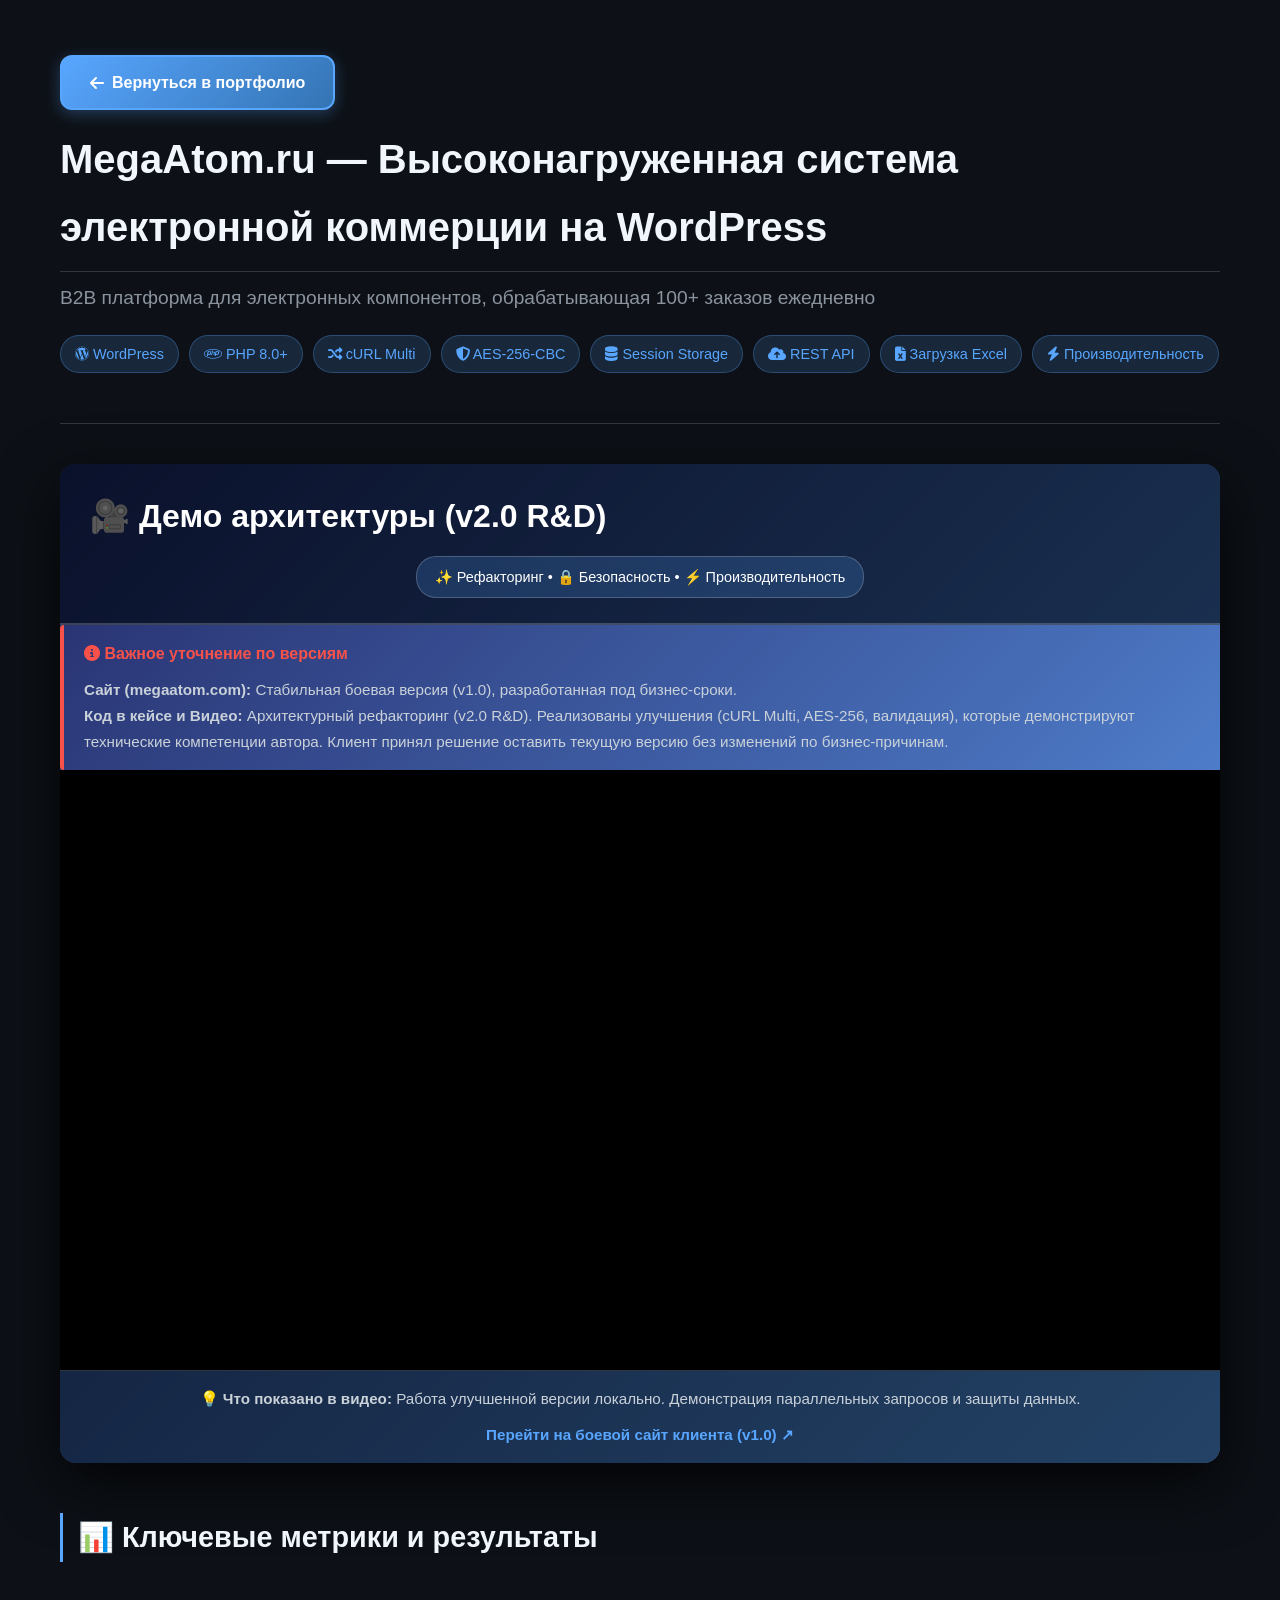
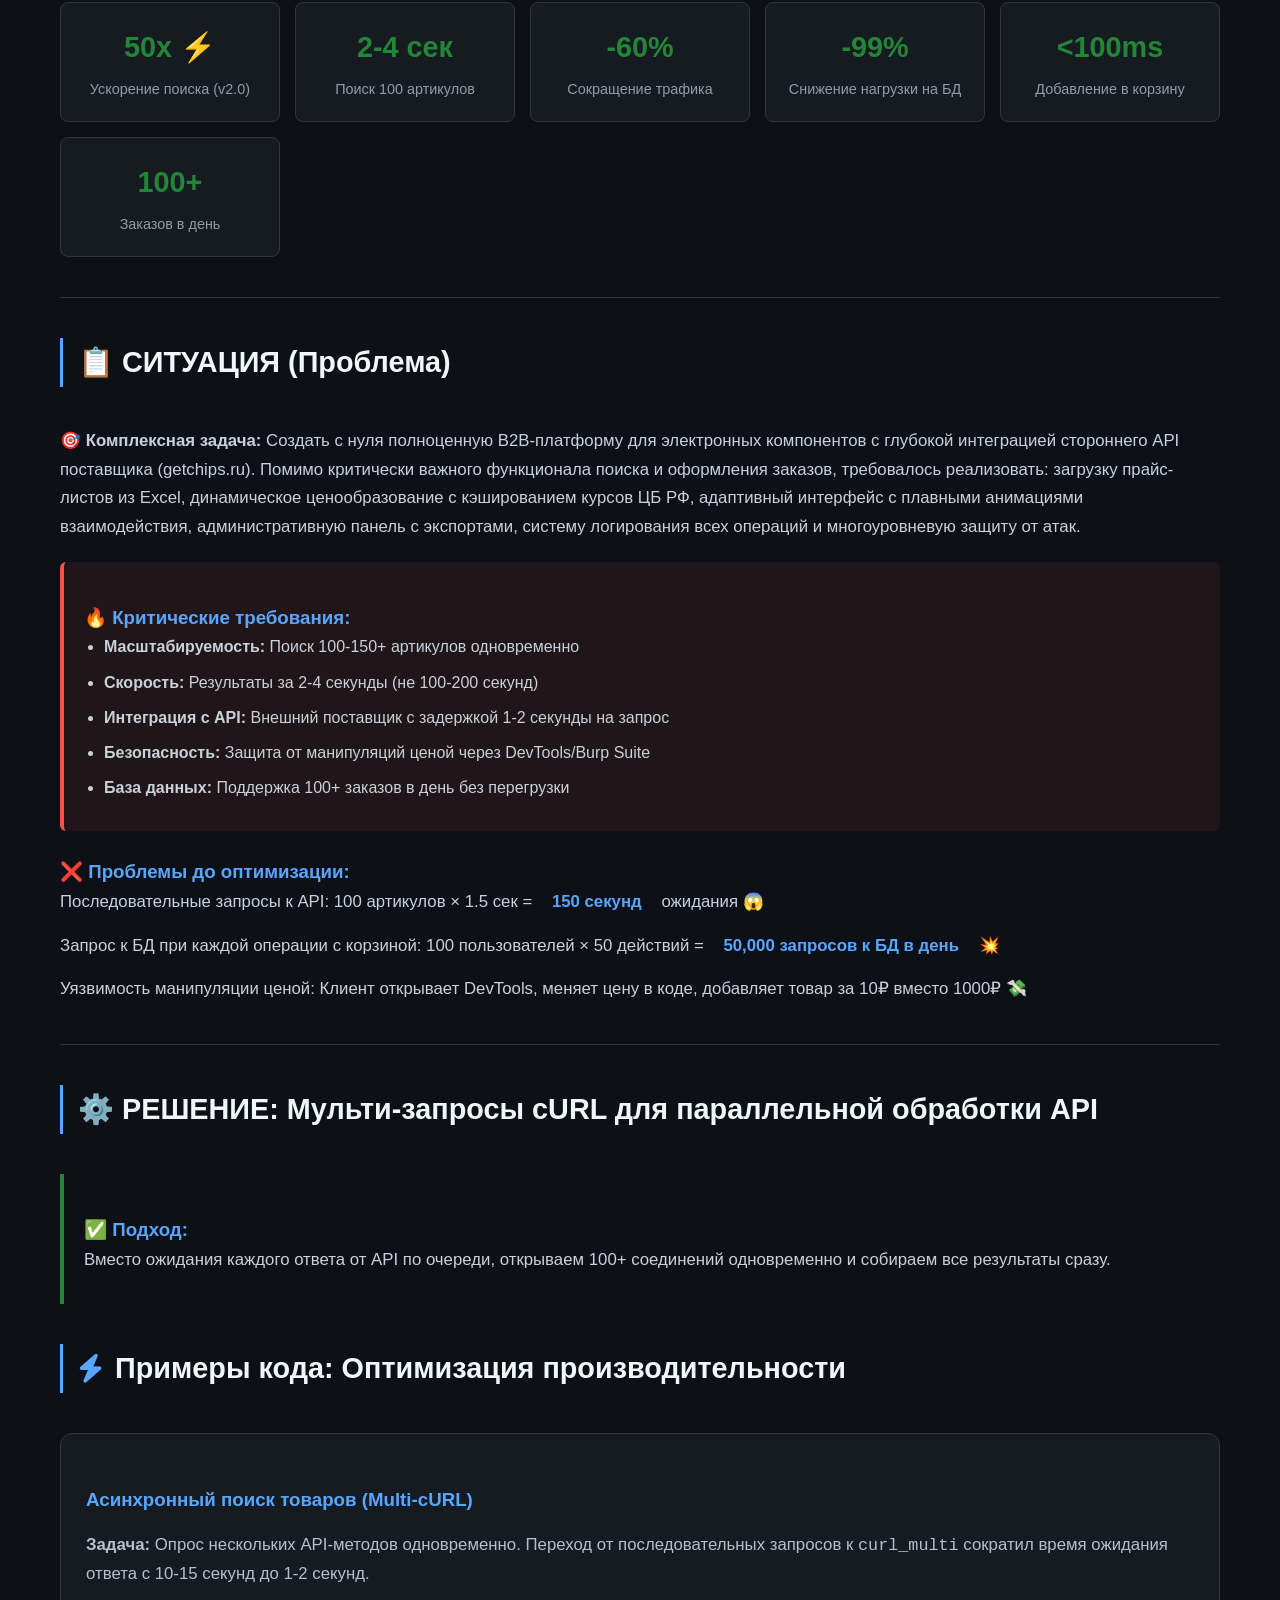
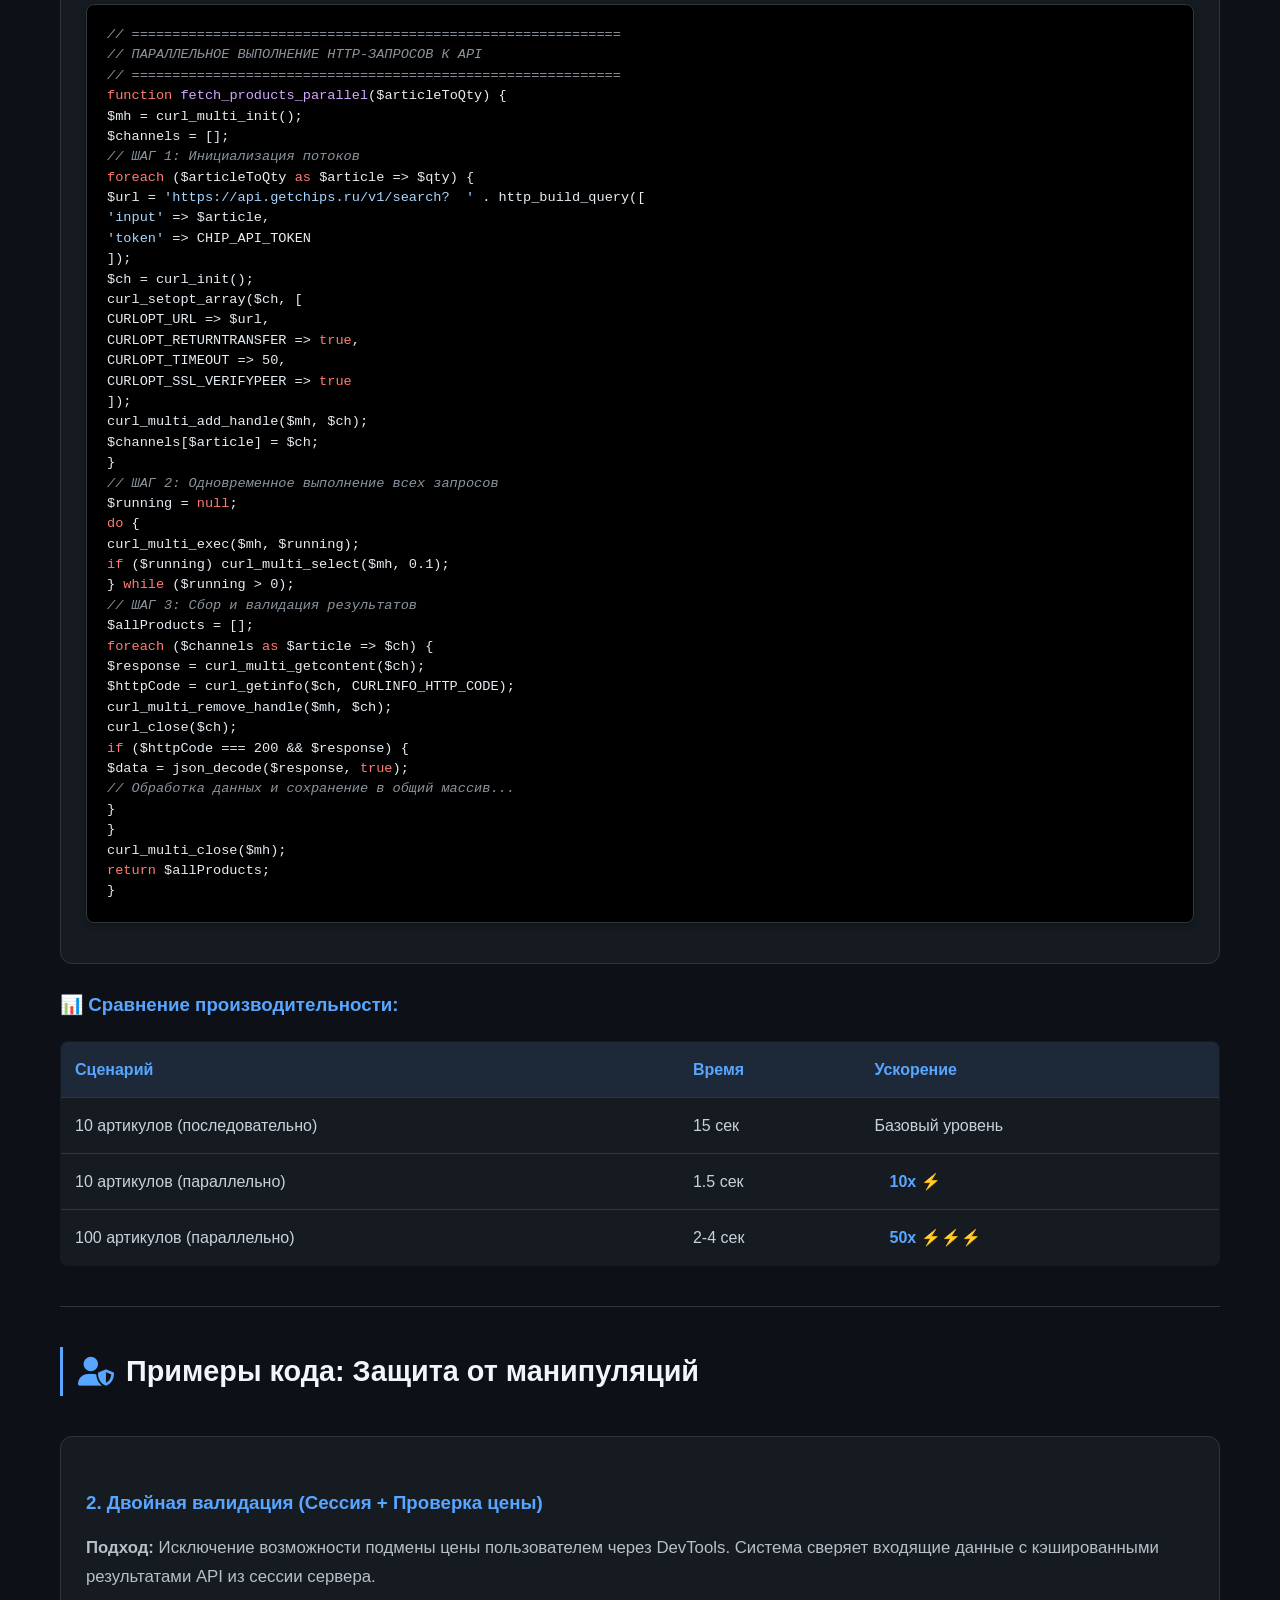
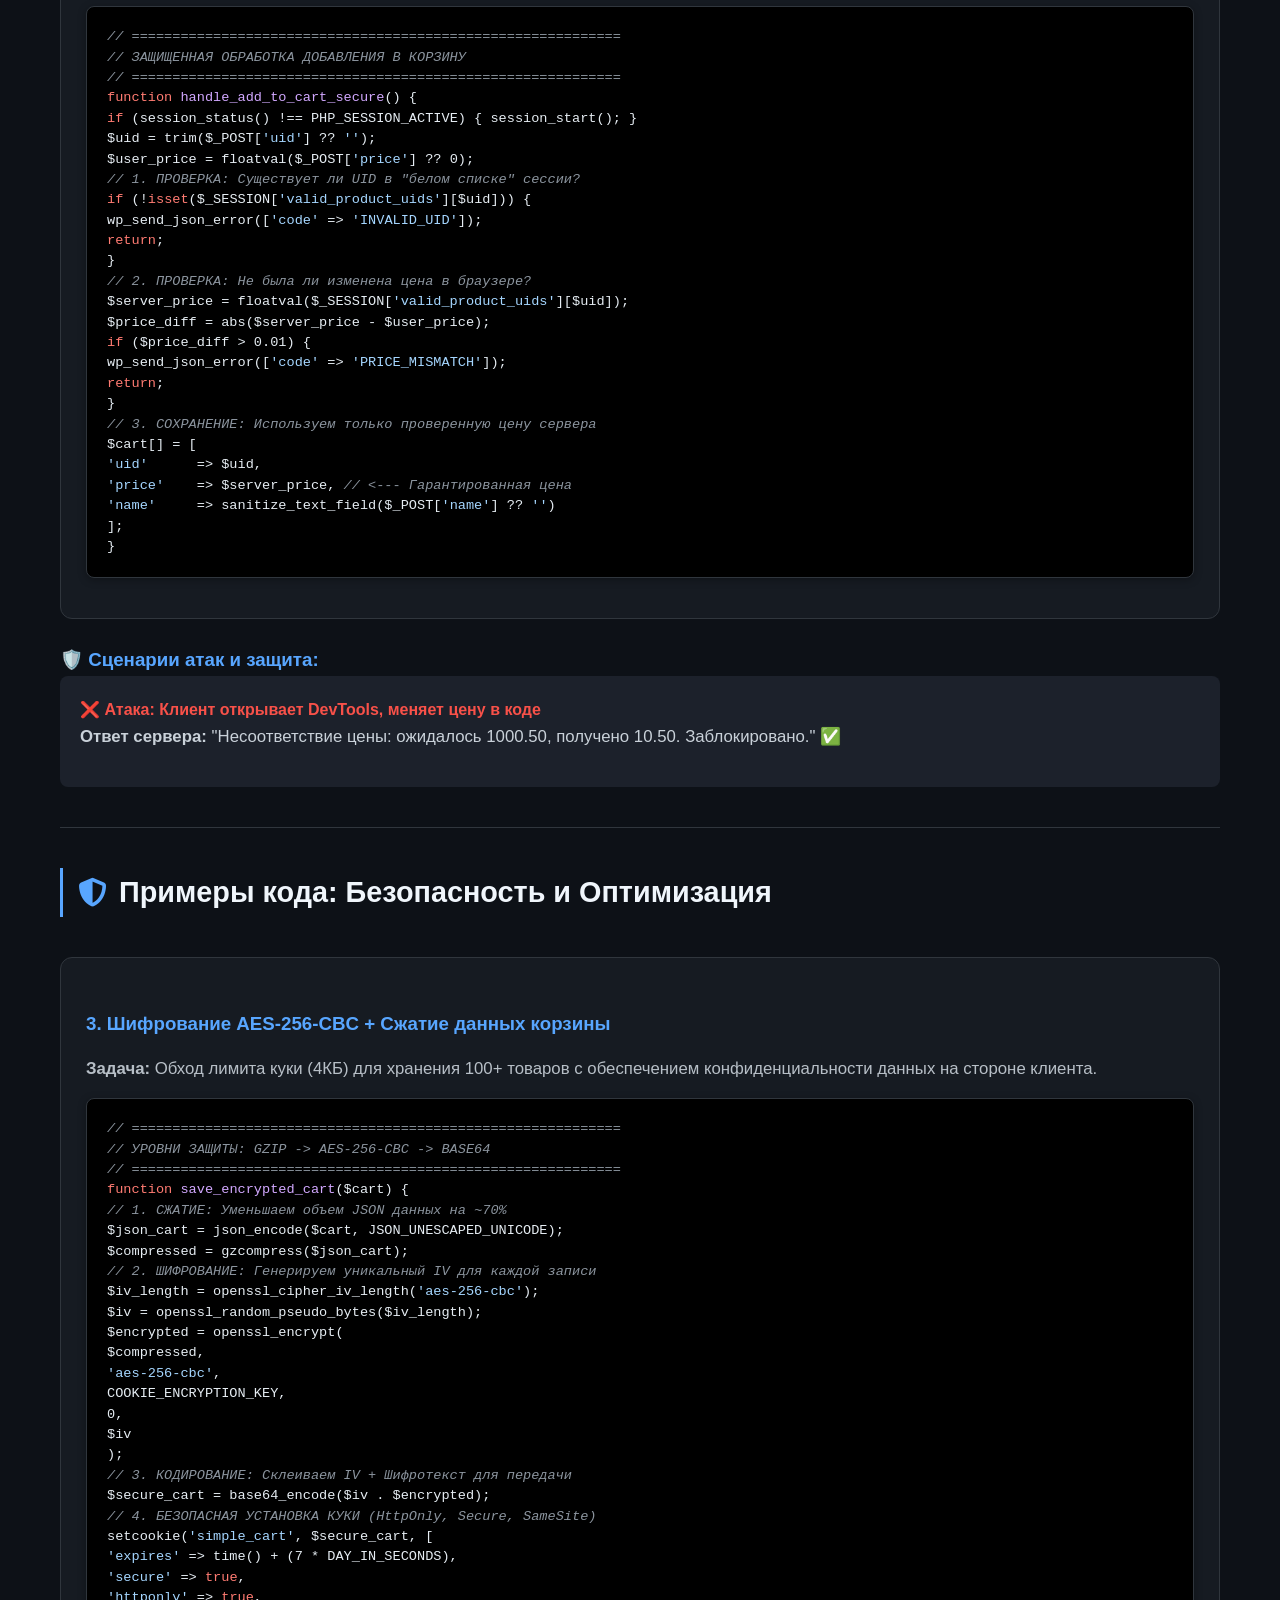
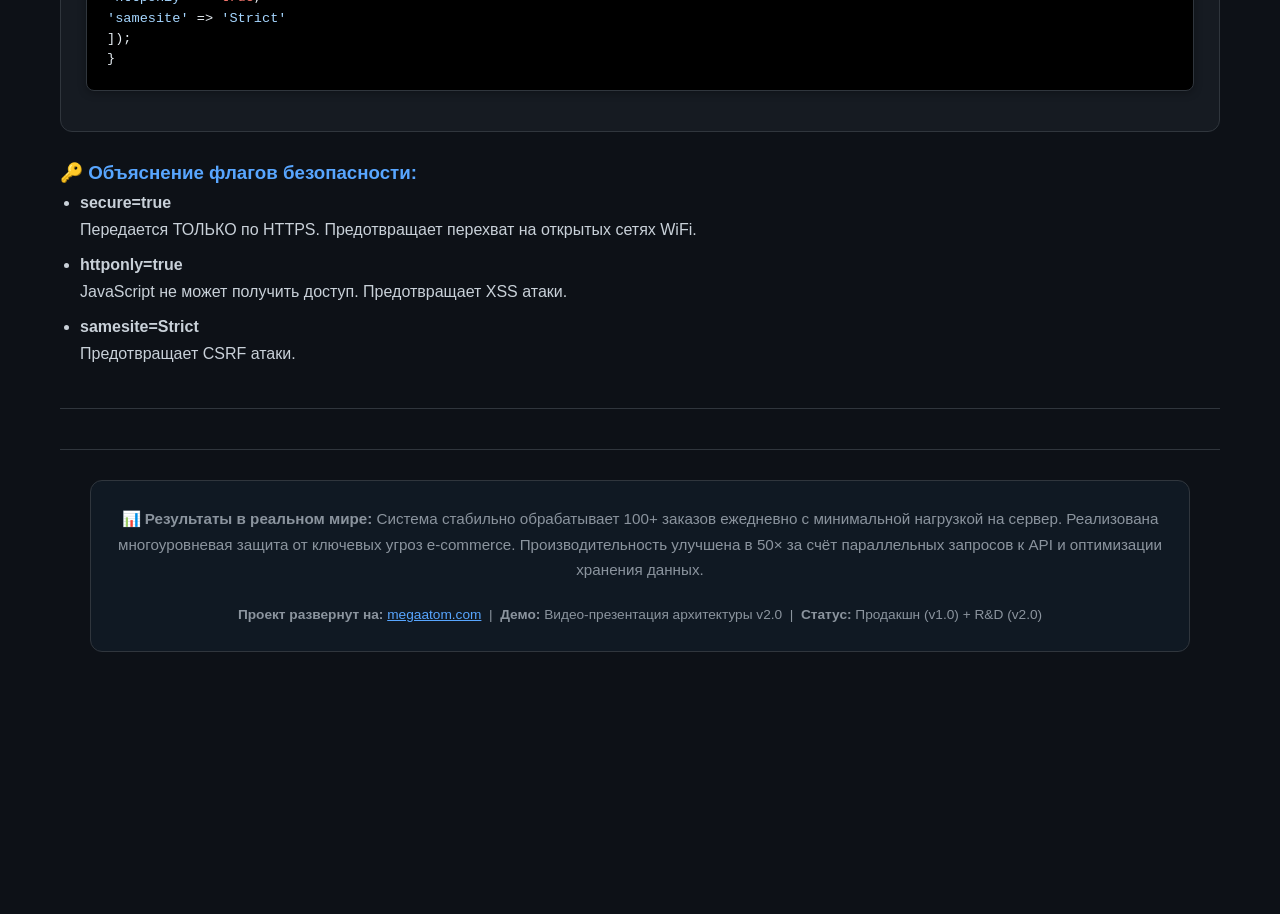
<file: cases/megaatom.html>
<!DOCTYPE html>
<html lang="ru">
<head>
    <meta charset="UTF-8">
    <meta name="viewport" content="width=device-width, initial-scale=1.0">
    <link rel="icon" type="image/svg+xml" href="data:image/svg+xml,%3Csvg xmlns='http://www.w3.org/2000/svg' viewBox='0 0 576 512'%3E%3Cpath fill='%2358a6ff' d='M0 24C0 10.7 10.7 0 24 0H69.5c22 0 41.5 12.8 50.6 32h411c26.3 0 45.5 25 38.6 50.4l-41 152.3c-8.5 31.4-37 53.3-69.5 53.3H170.7l5.4 28.5c2.2 11.3 12.1 19.5 23.6 19.5H488c13.3 0 24 10.7 24 24s-10.7 24-24 24H199.7c-34.6 0-64.3-24.6-70.7-58.5L77.4 54.5c-.7-3.8-4-6.5-7.9-6.5H24C10.7 48 0 37.3 0 24zM128 464a48 48 0 1 1 96 0 48 48 0 1 1 -96 0zm336-48a48 48 0 1 1 0 96 48 48 0 1 1 0-96z'/%3E%3C/svg%3E">
    <link rel="stylesheet" href="https://cdnjs.cloudflare.com/ajax/libs/font-awesome/6.4.2/css/all.min.css">
    <link rel="stylesheet" href="../styles.css">
    <title>MegaAtom.com — Высоконагруженная система электронной коммерции | Портфолио</title>
</head>
<body>
    <div class="container">
        <a href="../index.html" class="btn-primary">
            <i class="fas fa-arrow-left"></i> Вернуться в портфолио
        </a>

        <header class="case-header">
            <h1 class="case-title">MegaAtom.ru — Высоконагруженная система электронной коммерции на WordPress</h1>
            <div class="case-subtitle">B2B платформа для электронных компонентов, обрабатывающая 100+ заказов ежедневно</div>
            <div class="tech-specs" style="margin-top: 20px;">
                <span class="tech-badge"><i class="fab fa-wordpress"></i> WordPress</span>
                <span class="tech-badge"><i class="fab fa-php"></i> PHP 8.0+</span>
                <span class="tech-badge"><i class="fas fa-random"></i> cURL Multi</span>
                <span class="tech-badge"><i class="fas fa-shield-alt"></i> AES-256-CBC</span>
                <span class="tech-badge"><i class="fas fa-database"></i> Session Storage</span>
                <span class="tech-badge"><i class="fas fa-cloud-upload-alt"></i> REST API</span>
                <span class="tech-badge"><i class="fas fa-file-excel"></i> Загрузка Excel</span>
                <span class="tech-badge"><i class="fas fa-bolt"></i> Производительность</span>
            </div>
        </header>

        <!-- LIVE DEMO SECTION (VIDEO) -->
        <section class="live-demo-section">
            <div class="live-demo-header">
                <h2>🎥 Демо архитектуры (v2.0 R&D)</h2>
                <div class="live-demo-badge">✨ Рефакторинг • 🔒 Безопасность • ⚡ Производительность</div>
            </div>
            
            <!-- ⚠️ ВАЖНЫЙ ДИСКЛЕЙМЕР -->
            <div class="block-quote" style="border-left-color: var(--warning); background: rgba(248, 81, 73, 0.05);">
                <h4 style="margin: 0 0 10px 0; color: var(--warning);"><i class="fas fa-info-circle"></i> Важное уточнение по версиям</h4>
                <p style="margin: 0; font-size: 0.95em;">
                    <strong>Сайт (megaatom.com):</strong> Стабильная боевая версия (v1.0), разработанная под бизнес-сроки.<br>
                    <strong>Код в кейсе и Видео:</strong> Архитектурный рефакторинг (v2.0 R&D). Реализованы улучшения (cURL Multi, AES-256, валидация), 
                    которые демонстрируют технические компетенции автора. Клиент принял решение оставить текущую версию без изменений по бизнес-причинам.
                </p>
            </div>
            <!-- КОНЕЦ ДИСКЛЕЙМЕРА -->

            <div class="video-container">
                <iframe 
                    width="100%" 
                    height="100%" 
                    src="https://rutube.ru/play/embed/148f7c49ef98ebc13780a9bd00a9e2ff/?p=xfczUCxbLEn3LkZ1r7DYyA&autoplay=0" 
                    title="MegaAtom Architecture Demo" 
                    frameborder="0" 
                    allow="clipboard-write; autoplay" 
                    webkitallowfullscreen 
                    mozallowfullscreen 
                    allowfullscreen>
                </iframe>
            </div>

            <div class="iframe-note">
                <strong>💡 Что показано в видео:</strong> Работа улучшенной версии локально. Демонстрация параллельных запросов и защиты данных.<br>
                <a href="https://megaatom.com/" target="_blank" rel="noopener noreferrer" style="margin-top: 10px; display: inline-block;">
                    Перейти на боевой сайт клиента (v1.0) ↗
                </a>
            </div>
        </section>

        <!-- KEY METRICS -->
        <section>
            <h2>📊 Ключевые метрики и результаты</h2>
            <div class="stat-box">
                <div class="stat-card">
                    <div class="stat-value">50x ⚡</div>
                    <div class="stat-label">Ускорение поиска (v2.0)</div>
                </div>
                <div class="stat-card">
                    <div class="stat-value">2-4 сек</div>
                    <div class="stat-label">Поиск 100 артикулов</div>
                </div>
                <div class="stat-card">
                    <div class="stat-value">-60%</div>
                    <div class="stat-label">Сокращение трафика</div>
                </div>
                <div class="stat-card">
                    <div class="stat-value">-99%</div>
                    <div class="stat-label">Снижение нагрузки на БД</div>
                </div>
                <div class="stat-card">
                    <div class="stat-value">&lt;100ms</div>
                    <div class="stat-label">Добавление в корзину</div>
                </div>
                <div class="stat-card">
                    <div class="stat-value">100+</div>
                    <div class="stat-label">Заказов в день</div>
                </div>
            </div>
        </section>

        <div class="divider"></div>

        <!-- SITUATION -->
        <section>
            <h2>📋 СИТУАЦИЯ (Проблема)</h2>
            <p><strong>🎯 Комплексная задача:</strong> Создать с нуля полноценную B2B-платформу для электронных компонентов с глубокой интеграцией стороннего API поставщика (getchips.ru). Помимо критически важного функционала поиска и оформления заказов, требовалось реализовать: загрузку прайс-листов из Excel, динамическое ценообразование с кэшированием курсов ЦБ РФ, адаптивный интерфейс с плавными анимациями взаимодействия, административную панель с экспортами, систему логирования всех операций и многоуровневую защиту от атак.</p>
            <div class="problem-block">
                <h3>🔥 Критические требования:</h3>
                <ul>
                    <li><strong>Масштабируемость:</strong> Поиск 100-150+ артикулов одновременно</li>
                    <li><strong>Скорость:</strong> Результаты за 2-4 секунды (не 100-200 секунд)</li>
                    <li><strong>Интеграция с API:</strong> Внешний поставщик с задержкой 1-2 секунды на запрос</li>
                    <li><strong>Безопасность:</strong> Защита от манипуляций ценой через DevTools/Burp Suite</li>
                    <li><strong>База данных:</strong> Поддержка 100+ заказов в день без перегрузки</li>
                </ul>
            </div>
            <h3>❌ Проблемы до оптимизации:</h3>
            <p>
                Последовательные запросы к API: 100 артикулов × 1.5 сек = <span class="highlight">150 секунд</span> ожидания 😱
            </p>
            <p>
                Запрос к БД при каждой операции с корзиной: 100 пользователей × 50 действий = <span class="highlight">50,000 запросов к БД в день</span> 💥
            </p>
            <p>
                Уязвимость манипуляции ценой: Клиент открывает DevTools, меняет цену в коде, добавляет товар за 10₽ вместо 1000₽ 💸
            </p>
        </section>

        <div class="divider"></div>

        <!-- SOLUTION 1: MULTI-CURL -->
        <section>
            <h2>⚙️ РЕШЕНИЕ: Мульти-запросы cURL для параллельной обработки API</h2>
            <div class="solution-block">
                <h3>✅ Подход:</h3>
                <p>Вместо ожидания каждого ответа от API по очереди, открываем 100+ соединений одновременно и собираем все результаты сразу.</p>
            </div>
            <h2 class="section-title"><i class="fas fa-bolt"></i> Примеры кода: Оптимизация производительности</h2>
            <div class="architecture-box">
                <h3 style="margin-bottom: 15px; color: var(--accent);">Асинхронный поиск товаров (Multi-cURL)</h3>
                <p style="margin-bottom: 15px; opacity: 0.9;">
                    <strong>Задача:</strong> Опрос нескольких API-методов одновременно. Переход от последовательных запросов к <code>curl_multi</code> сократил время ожидания ответа с 10-15 секунд до 1-2 секунд.
                </p>
                <pre class="code-block"><code><span class="comment">// ============================================================</span>
<span class="comment">// ПАРАЛЛЕЛЬНОЕ ВЫПОЛНЕНИЕ HTTP-ЗАПРОСОВ К API</span>
<span class="comment">// ============================================================</span>
<span class="keyword">function</span> <span class="function-name">fetch_products_parallel</span>($articleToQty) {
$mh = curl_multi_init();
$channels = [];
<span class="comment">// ШАГ 1: Инициализация потоков</span>
<span class="keyword">foreach</span> ($articleToQty <span class="keyword">as</span> $article => $qty) {
$url = <span class="string">'https://api.getchips.ru/v1/search?  '</span> . http_build_query([
<span class="string">'input'</span> => $article,
<span class="string">'token'</span> => CHIP_API_TOKEN
]);
$ch = curl_init();
curl_setopt_array($ch, [
CURLOPT_URL => $url,
CURLOPT_RETURNTRANSFER => <span class="keyword">true</span>,
CURLOPT_TIMEOUT => 50,
CURLOPT_SSL_VERIFYPEER => <span class="keyword">true</span>
]);
curl_multi_add_handle($mh, $ch);
$channels[$article] = $ch;
}
<span class="comment">// ШАГ 2: Одновременное выполнение всех запросов</span>
$running = <span class="keyword">null</span>;
<span class="keyword">do</span> {
curl_multi_exec($mh, $running);
<span class="keyword">if</span> ($running) curl_multi_select($mh, 0.1);
} <span class="keyword">while</span> ($running > 0);
<span class="comment">// ШАГ 3: Сбор и валидация результатов</span>
$allProducts = [];
<span class="keyword">foreach</span> ($channels <span class="keyword">as</span> $article => $ch) {
$response = curl_multi_getcontent($ch);
$httpCode = curl_getinfo($ch, CURLINFO_HTTP_CODE);
curl_multi_remove_handle($mh, $ch);
curl_close($ch);
<span class="keyword">if</span> ($httpCode === 200 && $response) {
$data = json_decode($response, <span class="keyword">true</span>);
<span class="comment">// Обработка данных и сохранение в общий массив...</span>
}
}
curl_multi_close($mh);
<span class="keyword">return</span> $allProducts;
}</code></pre>
            </div>
            <h3>📊 Сравнение производительности:</h3>
            <table class="metric-table">
                <thead>
                    <tr>
                        <th>Сценарий</th>
                        <th>Время</th>
                        <th>Ускорение</th>
                    </tr>
                </thead>
                <tbody>
                    <tr>
                        <td>10 артикулов (последовательно)</td>
                        <td>15 сек</td>
                        <td>Базовый уровень</td>
                    </tr>
                    <tr>
                        <td>10 артикулов (параллельно)</td>
                        <td>1.5 сек</td>
                        <td><span class="highlight">10x ⚡</span></td>
                    </tr>
                    <tr>
                        <td>100 артикулов (параллельно)</td>
                        <td>2-4 сек</td>
                        <td><span class="highlight">50x ⚡⚡⚡</span></td>
                    </tr>
                </tbody>
            </table>
        </section>

        <div class="divider"></div>

        <!-- SOLUTION 2: DOUBLE VALIDATION -->
        <section>
            <h2 class="section-title"><i class="fas fa-user-shield"></i> Примеры кода: Защита от манипуляций</h2>
            <div class="architecture-box">
                <h3 style="margin-bottom: 15px; color: var(--accent);">2. Двойная валидация (Сессия + Проверка цены)</h3>
                <p style="margin-bottom: 15px; opacity: 0.9;">
                    <strong>Подход:</strong> Исключение возможности подмены цены пользователем через DevTools. Система сверяет входящие данные с кэшированными результатами API из сессии сервера.
                </p>
                <pre class="code-block"><code><span class="comment">// ============================================================</span>
<span class="comment">// ЗАЩИЩЕННАЯ ОБРАБОТКА ДОБАВЛЕНИЯ В КОРЗИНУ</span>
<span class="comment">// ============================================================</span>
<span class="keyword">function</span> <span class="function-name">handle_add_to_cart_secure</span>() {
<span class="keyword">if</span> (session_status() !== PHP_SESSION_ACTIVE) { session_start(); }
$uid = trim($_POST[<span class="string">'uid'</span>] ?? <span class="string">''</span>);
$user_price = floatval($_POST[<span class="string">'price'</span>] ?? 0);
<span class="comment">// 1. ПРОВЕРКА: Существует ли UID в "белом списке" сессии?</span>
<span class="keyword">if</span> (!<span class="keyword">isset</span>($_SESSION[<span class="string">'valid_product_uids'</span>][$uid])) {
wp_send_json_error([<span class="string">'code'</span> => <span class="string">'INVALID_UID'</span>]);
<span class="keyword">return</span>;
}
<span class="comment">// 2. ПРОВЕРКА: Не была ли изменена цена в браузере?</span>
$server_price = floatval($_SESSION[<span class="string">'valid_product_uids'</span>][$uid]);
$price_diff = abs($server_price - $user_price);
<span class="keyword">if</span> ($price_diff > 0.01) {
wp_send_json_error([<span class="string">'code'</span> => <span class="string">'PRICE_MISMATCH'</span>]);
<span class="keyword">return</span>;
}
<span class="comment">// 3. СОХРАНЕНИЕ: Используем только проверенную цену сервера</span>
$cart[] = [
<span class="string">'uid'</span>      => $uid,
<span class="string">'price'</span>    => $server_price, <span class="comment">// <--- Гарантированная цена</span>
<span class="string">'name'</span>     => sanitize_text_field($_POST[<span class="string">'name'</span>] ?? <span class="string">''</span>)
];
}</code></pre>
            </div>
            <h3>🛡️ Сценарии атак и защита:</h3>
            <div style="background: var(--feature-bg); padding: 20px; border-radius: 8px;">
                <h4 style="margin-top: 0; color: var(--warning);">❌ Атака: Клиент открывает DevTools, меняет цену в коде</h4>
                <p><strong>Ответ сервера:</strong> "Несоответствие цены: ожидалось 1000.50, получено 10.50. Заблокировано." ✅</p>
            </div>
        </section>

        <div class="divider"></div>

        <!-- SOLUTION 3: ENCRYPTION -->
        <section>
            <h2 class="section-title"><i class="fas fa-shield-alt"></i> Примеры кода: Безопасность и Оптимизация</h2>
            <div class="architecture-box">
                <h3 style="margin-bottom: 15px; color: var(--accent);">3. Шифрование AES-256-CBC + Сжатие данных корзины</h3>
                <p style="margin-bottom: 15px; opacity: 0.9;">
                    <strong>Задача:</strong> Обход лимита куки (4КБ) для хранения 100+ товаров с обеспечением конфиденциальности данных на стороне клиента.
                </p>
                <pre class="code-block"><code><span class="comment">// ============================================================</span>
<span class="comment">// УРОВНИ ЗАЩИТЫ: GZIP -> AES-256-CBC -> BASE64</span>
<span class="comment">// ============================================================</span>
<span class="keyword">function</span> <span class="function-name">save_encrypted_cart</span>($cart) {
<span class="comment">// 1. СЖАТИЕ: Уменьшаем объем JSON данных на ~70%</span>
$json_cart = json_encode($cart, JSON_UNESCAPED_UNICODE);
$compressed = gzcompress($json_cart);
<span class="comment">// 2. ШИФРОВАНИЕ: Генерируем уникальный IV для каждой записи</span>
$iv_length = openssl_cipher_iv_length(<span class="string">'aes-256-cbc'</span>);
$iv = openssl_random_pseudo_bytes($iv_length);
$encrypted = openssl_encrypt(
$compressed,
<span class="string">'aes-256-cbc'</span>,
COOKIE_ENCRYPTION_KEY,
0,
$iv
);
<span class="comment">// 3. КОДИРОВАНИЕ: Склеиваем IV + Шифротекст для передачи</span>
$secure_cart = base64_encode($iv . $encrypted);
<span class="comment">// 4. БЕЗОПАСНАЯ УСТАНОВКА КУКИ (HttpOnly, Secure, SameSite)</span>
setcookie(<span class="string">'simple_cart'</span>, $secure_cart, [
<span class="string">'expires'</span> => time() + (7 * DAY_IN_SECONDS),
<span class="string">'secure'</span> => <span class="keyword">true</span>,
<span class="string">'httponly'</span> => <span class="keyword">true</span>,
<span class="string">'samesite'</span> => <span class="string">'Strict'</span>
]);
}</code></pre>
            </div>
            <h3>🔑 Объяснение флагов безопасности:</h3>
            <ul>
                <li>
                    <strong>secure=true</strong><br>
                    Передается ТОЛЬКО по HTTPS. Предотвращает перехват на открытых сетях WiFi.
                </li>
                <li>
                    <strong>httponly=true</strong><br>
                    JavaScript не может получить доступ. Предотвращает XSS атаки.
                </li>
                <li>
                    <strong>samesite=Strict</strong><br>
                    Предотвращает CSRF атаки.
                </li>
            </ul>
        </section>

        <div class="divider"></div>

        <!-- FOOTER -->
        <footer>
            <div style="padding: 25px; background: rgba(88, 166, 255, 0.05); border-radius: 12px; border: 1px solid var(--border);">
                <p><strong>📊 Результаты в реальном мире:</strong> Система стабильно обрабатывает 100+ заказов ежедневно с минимальной нагрузкой на сервер. Реализована многоуровневая защита от ключевых угроз e-commerce. Производительность улучшена в 50× за счёт параллельных запросов к API и оптимизации хранения данных.</p>
                <p style="margin-top: 20px; font-size: 0.9em;">
                    <strong>Проект развернут на:</strong> <a href="https://megaatom.com" target="_blank" rel="noopener" style="color: var(--accent);">megaatom.com</a>
                    &nbsp;|&nbsp;
                    <strong>Демо:</strong> Видео-презентация архитектуры v2.0
                    &nbsp;|&nbsp;
                    <strong>Статус:</strong> Продакшн (v1.0) + R&D (v2.0)
                </p>
            </div>
        </footer>
    </div>
</body>
</html>
</file>
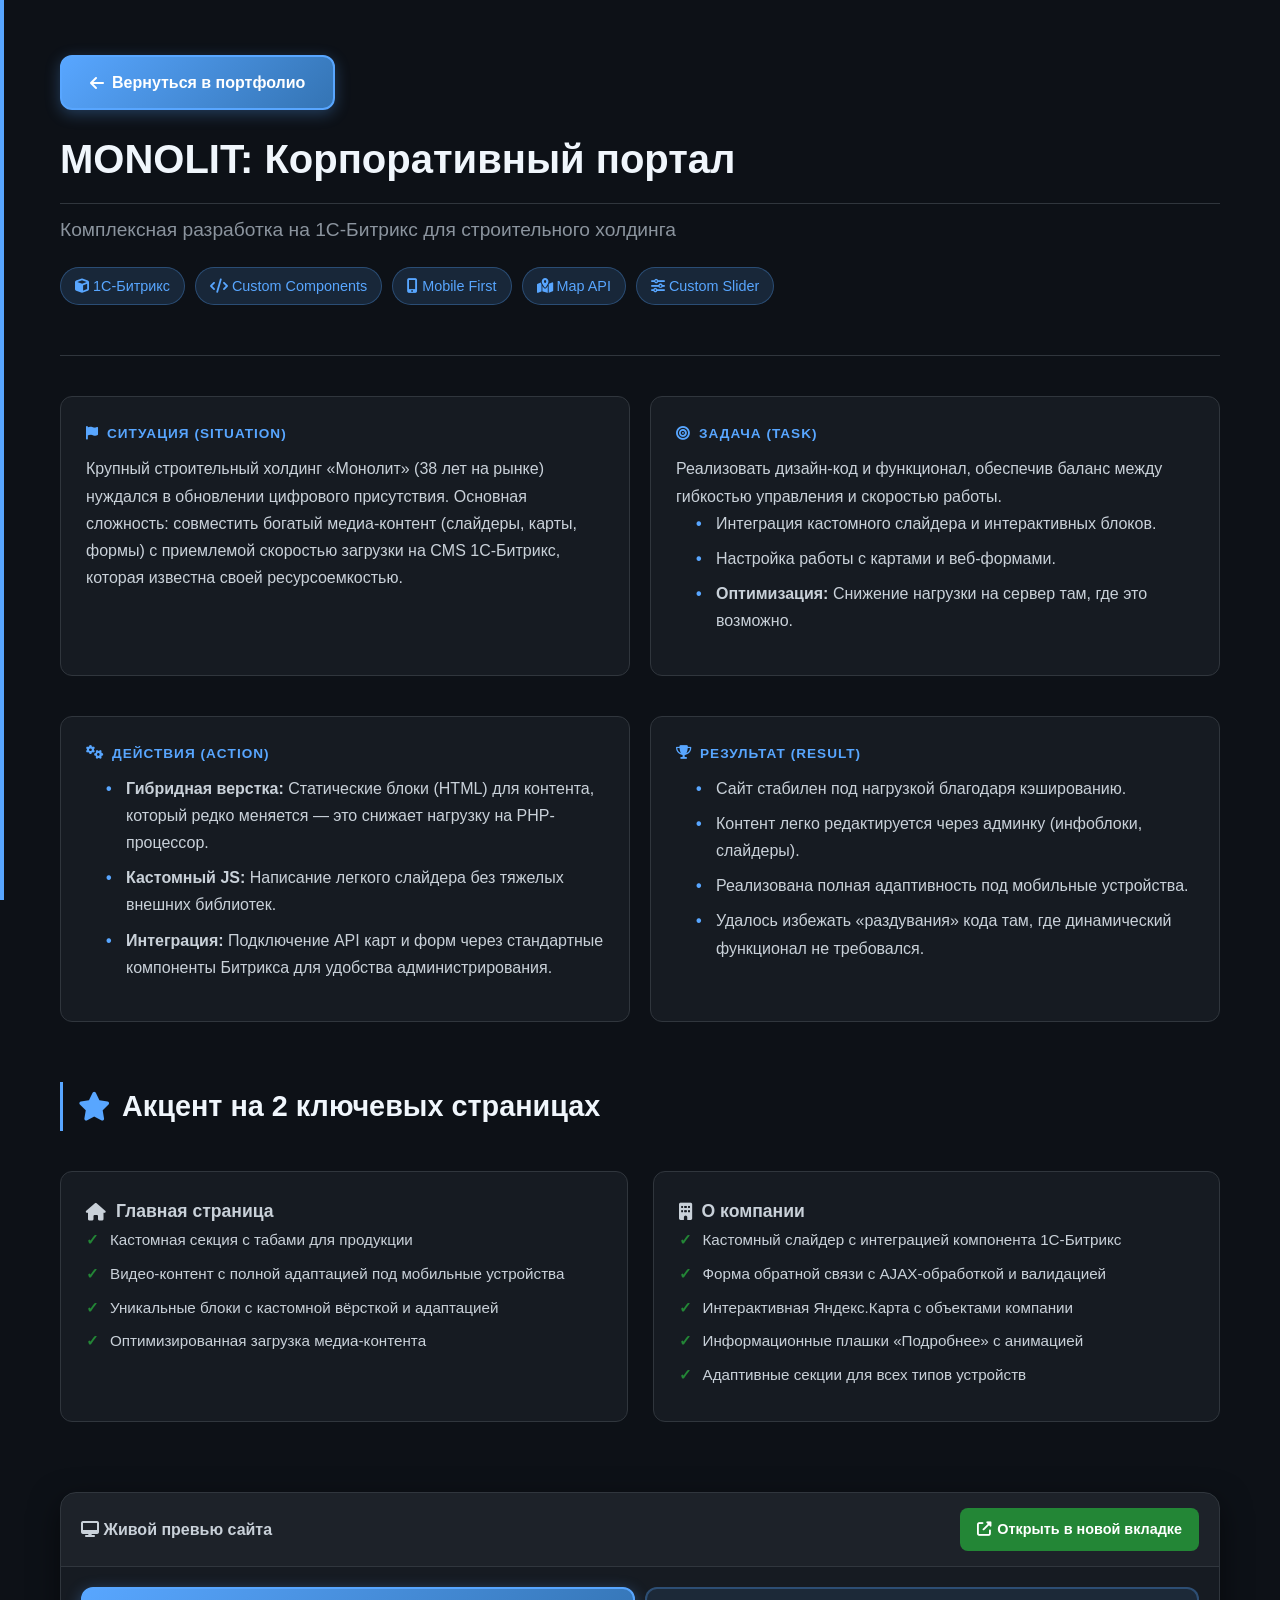
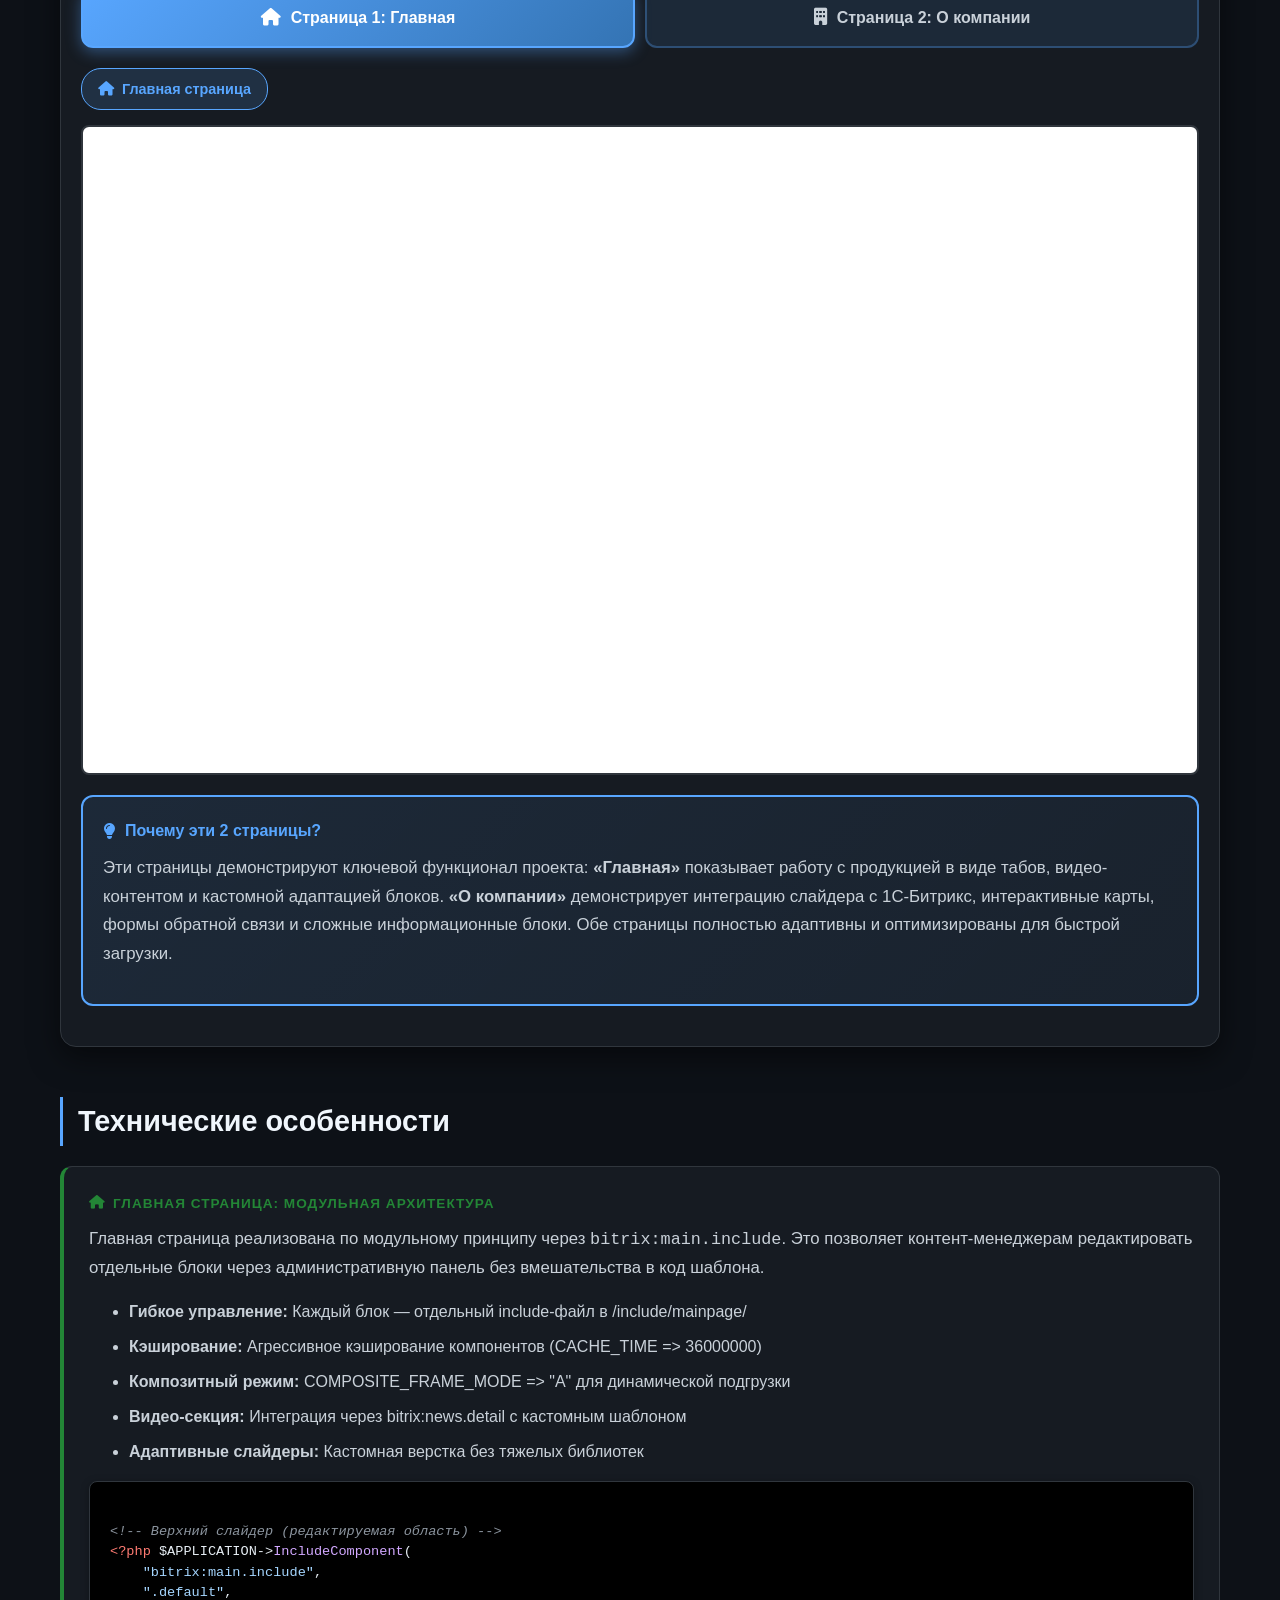
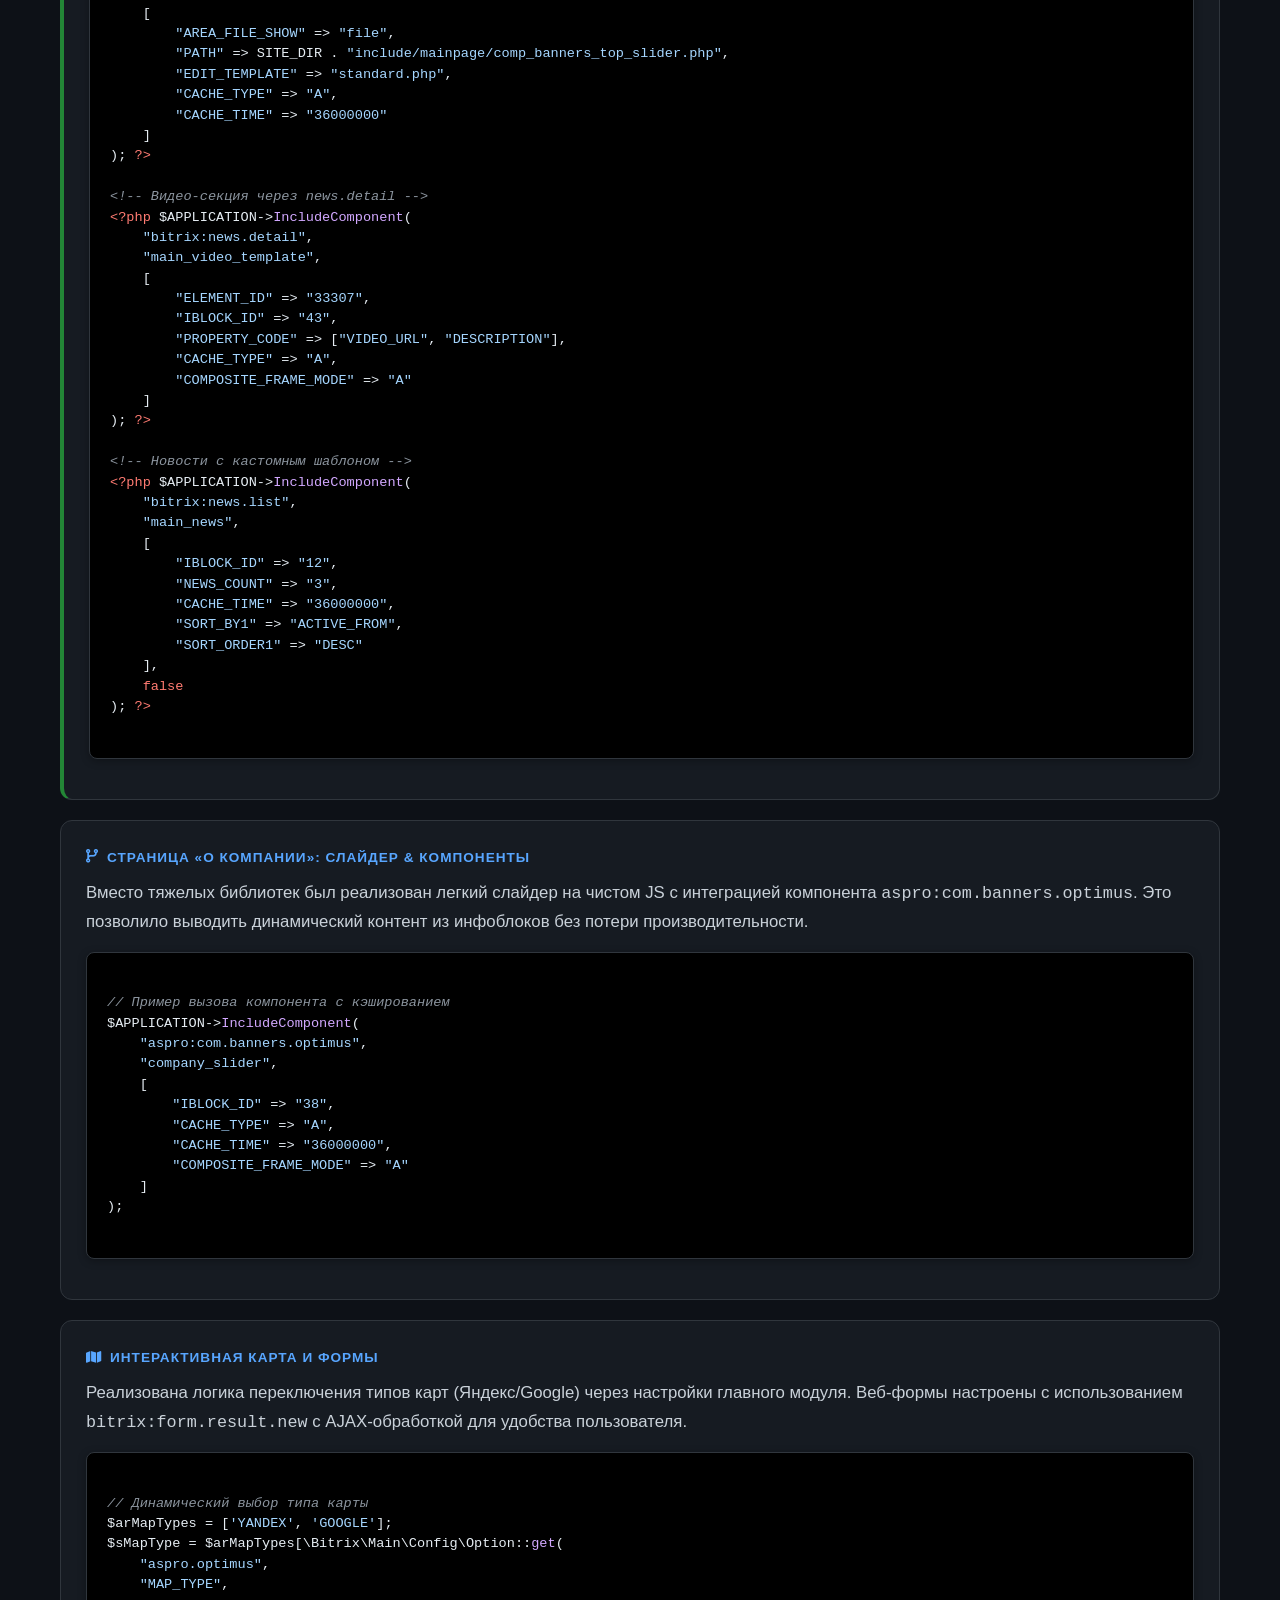
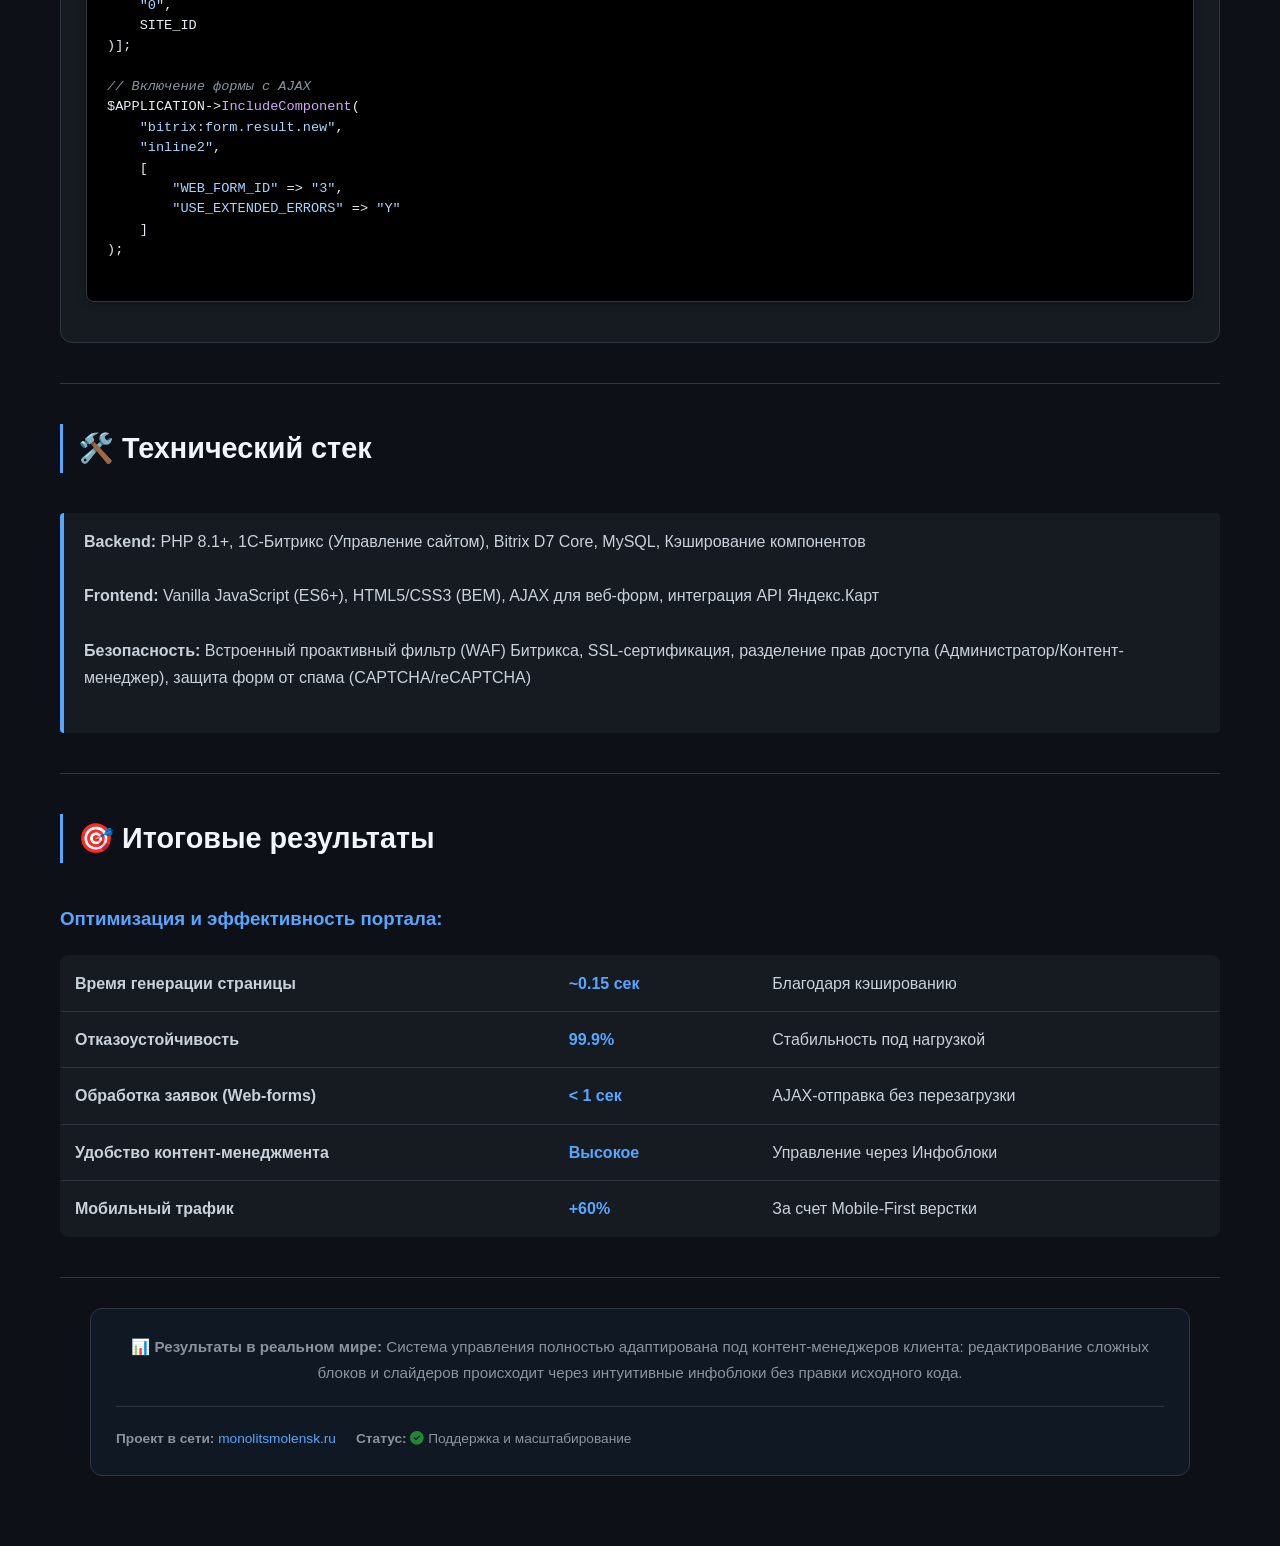
<file: cases/monolit.html>
<!DOCTYPE html>
<html lang="ru">
<head>
    <meta charset="UTF-8">
    <meta name="viewport" content="width=device-width, initial-scale=1.0">
    <title>Кейс: MONOLIT | 1С-Битрикс & Custom Integration</title>
    <link rel="icon" type="image/svg+xml" href="data:image/svg+xml,%3Csvg xmlns='http://www.w3.org/2000/svg' viewBox='0 0 512 512'%3E%3Cpath fill='%2358a6ff' d='M32 32c17.7 0 32 14.3 32 32V320H288V160c0-17.7 14.3-32 32-32H448c17.7 0 32 14.3 32 32V448c0 17.7-14.3 32-32 32H32c-17.7 0-32-14.3-32-32V64C0 46.3 14.3 32 32 32zM416 224a32 32 0 1 0 0-64 32 32 0 1 0 0 64z'/%3E%3C/svg%3E">
    <link rel="stylesheet" href="https://cdnjs.cloudflare.com/ajax/libs/font-awesome/6.4.0/css/all.min.css">
    <link rel="stylesheet" href="../styles.css">
</head>
<body>

    <div class="container">
        <!-- NAV -->
        <a href="../index.html" class="btn-primary">
            <i class="fas fa-arrow-left"></i> Вернуться в портфолио
        </a>

        <!-- HEADER -->
        <header class="case-header">
            <h1 class="case-title">MONOLIT: Корпоративный портал</h1>
            <div class="case-subtitle">Комплексная разработка на 1С-Битрикс для строительного холдинга</div>
            
            <div class="tech-specs" style="margin-top: 20px;">
                <span class="tech-badge"><i class="fas fa-cube"></i> 1С-Битрикс</span>
                <span class="tech-badge"><i class="fas fa-code"></i> Custom Components</span>
                <span class="tech-badge"><i class="fas fa-mobile-alt"></i> Mobile First</span>
                <span class="tech-badge"><i class="fas fa-map-marked-alt"></i> Map API</span>
                <span class="tech-badge"><i class="fas fa-sliders-h"></i> Custom Slider</span>
            </div>
        </header>

        <!-- STAR METHODOLOGY -->
        <section class="star-grid">
            <!-- SITUATION -->
            <div class="star-card">
                <div class="star-label"><i class="fas fa-flag"></i> Ситуация (Situation)</div>
                <div class="star-content">
                    Крупный строительный холдинг «Монолит» (38 лет на рынке) нуждался в обновлении цифрового присутствия. Основная сложность: совместить богатый медиа-контент (слайдеры, карты, формы) с приемлемой скоростью загрузки на CMS 1С-Битрикс, которая известна своей ресурсоемкостью.
                </div>
            </div>

            <!-- TASK -->
            <div class="star-card">
                <div class="star-label"><i class="fas fa-bullseye"></i> Задача (Task)</div>
                <div class="star-content">
                    Реализовать дизайн-код и функционал, обеспечив баланс между гибкостью управления и скоростью работы.
                    <ul>
                        <li>Интеграция кастомного слайдера и интерактивных блоков.</li>
                        <li>Настройка работы с картами и веб-формами.</li>
                        <li><strong>Оптимизация:</strong> Снижение нагрузки на сервер там, где это возможно.</li>
                    </ul>
                </div>
            </div>

            <!-- ACTION -->
            <div class="star-card">
                <div class="star-label"><i class="fas fa-cogs"></i> Действия (Action)</div>
                <div class="star-content">
                    <ul>
                        <li><strong>Гибридная верстка:</strong> Статические блоки (HTML) для контента, который редко меняется — это снижает нагрузку на PHP-процессор.</li>
                        <li><strong>Кастомный JS:</strong> Написание легкого слайдера без тяжелых внешних библиотек.</li>
                        <li><strong>Интеграция:</strong> Подключение API карт и форм через стандартные компоненты Битрикса для удобства администрирования.</li>
                    </ul>
                </div>
            </div>

            <!-- RESULT -->
            <div class="star-card">
                <div class="star-label"><i class="fas fa-trophy"></i> Результат (Result)</div>
                <div class="star-content">
                    <ul>
                        <li>Сайт стабилен под нагрузкой благодаря кэшированию.</li>
                        <li>Контент легко редактируется через админку (инфоблоки, слайдеры).</li>
                        <li>Реализована полная адаптивность под мобильные устройства.</li>
                        <li>Удалось избежать «раздувания» кода там, где динамический функционал не требовался.</li>
                    </ul>
                </div>
            </div>
        </section>

        <!-- KEY PAGES HIGHLIGHT -->
        <section>
            <h2 style="color: #f0f6fc; margin-bottom: 20px; font-size: 1.8rem;">
                <i class="fas fa-star" style="color: var(--accent);"></i> Акцент на 2 ключевых страницах
            </h2>
            
            <div class="page-highlight-grid">
                <!-- PAGE 1 -->
                <div class="page-highlight-card">
                    <h4>
           
                        <i class="fas fa-home"></i> Главная страница
                    </h4>
                    <ul>
                        <li>Кастомная секция с табами для продукции</li>
                        <li>Видео-контент с полной адаптацией под мобильные устройства</li>
                        <li>Уникальные блоки с кастомной вёрсткой и адаптацией</li>
                        <li>Оптимизированная загрузка медиа-контента</li>
                    </ul>
                </div>

                <!-- PAGE 2 -->
                <div class="page-highlight-card">
                    <h4>
                        <i class="fas fa-building"></i> О компании
                    </h4>
                    <ul>
                        <li>Кастомный слайдер с интеграцией компонента 1С-Битрикс</li>
                        <li>Форма обратной связи с AJAX-обработкой и валидацией</li>
                        <li>Интерактивная Яндекс.Карта с объектами компании</li>
                        <li>Информационные плашки «Подробнее» с анимацией</li>
                        <li>Адаптивные секции для всех типов устройств</li>
                    </ul>
                </div>
            </div>
        </section>

        <!-- LIVE PREVIEW IFRAME WITH TABS -->
        <section class="preview-section">
            <div class="preview-header">
                <span class="preview-title"><i class="fas fa-desktop"></i> Живой превью сайта</span>
                <a href="https://www.monolitsmolensk.ru/" target="_blank" class="live-btn">
                    <i class="fas fa-external-link-alt"></i> Открыть в новой вкладке
                </a>
            </div>
            
            <div style="padding: 20px;">
                <!-- PAGE TABS -->
                <div class="page-tabs">
                    <div class="page-tab active" onclick="switchPage('page1', this)">
                        <i class="fas fa-home"></i>
                        <span>Страница 1: Главная</span>
                    </div>
                    <div class="page-tab" onclick="switchPage('page2', this)">
                        <i class="fas fa-building"></i>
                        <span>Страница 2: О компании</span>
                    </div>
                </div>

                <!-- IFRAME CONTAINER PAGE 1: Главная -->
                <div class="iframe-wrapper" id="page1-wrapper">
                    <div class="page-badge">
                        <i class="fas fa-home"></i>
                        <span>Главная страница</span>
                    </div>
                    <div class="iframe-container">
                        <iframe src="https://www.monolitsmolensk.ru/" title="Monolit - Главная" id="iframe-page1" loading="lazy"></iframe>
                    </div>
                </div>

                <!-- IFRAME CONTAINER PAGE 2: О компании -->
                <div class="iframe-wrapper" id="page2-wrapper" style="display: none;">
                    <div class="page-badge">
                        <i class="fas fa-building"></i>
                        <span>О компании</span>
                    </div>
                    <div class="iframe-container">
                        <iframe src="https://www.monolitsmolensk.ru/company/" title="Monolit - О компании" id="iframe-page2" loading="lazy"></iframe>
                    </div>
                </div>

                <div class="highlight-box">
                    <h4><i class="fas fa-lightbulb"></i> Почему эти 2 страницы?</h4>
                    <p style="color: var(--text); margin-top: 10px;">
                        Эти страницы демонстрируют ключевой функционал проекта: <strong>«Главная»</strong> показывает работу с продукцией в виде табов, видео-контентом и кастомной адаптацией блоков. <strong>«О компании»</strong> демонстрирует интеграцию слайдера с 1С-Битрикс, интерактивные карты, формы обратной связи и сложные информационные блоки. Обе страницы полностью адаптивны и оптимизированы для быстрой загрузки.
                    </p>
                </div>
            </div>
        </section>

        <!-- TECHNICAL HIGHLIGHTS -->
        <section>
            <h2 style="color: #f0f6fc; margin-bottom: 20px; font-size: 1.8rem;">Технические особенности</h2>
            
            <!-- ГЛАВНАЯ СТРАНИЦА -->
            <div class="star-card" style="margin-bottom: 20px; border-left: 4px solid var(--success);">
                <div class="star-label" style="color: var(--success);">
                    <i class="fas fa-home"></i> Главная страница: Модульная архитектура
                </div>
                <p style="margin-bottom: 15px;">
                    Главная страница реализована по модульному принципу через <code>bitrix:main.include</code>. 
                    Это позволяет контент-менеджерам редактировать отдельные блоки через административную панель 
                    без вмешательства в код шаблона.
                </p>
                <ul style="margin-bottom: 15px; padding-left: 20px;">
                    <li><strong>Гибкое управление:</strong> Каждый блок — отдельный include-файл в /include/mainpage/</li>
                    <li><strong>Кэширование:</strong> Агрессивное кэширование компонентов (CACHE_TIME =&gt; 36000000)</li>
                    <li><strong>Композитный режим:</strong> COMPOSITE_FRAME_MODE =&gt; "A" для динамической подгрузки</li>
                    <li><strong>Видео-секция:</strong> Интеграция через bitrix:news.detail с кастомным шаблоном</li>
                    <li><strong>Адаптивные слайдеры:</strong> Кастомная верстка без тяжелых библиотек</li>
                </ul>
                <div class="code-block">
<span class="comment">&lt;!-- Верхний слайдер (редактируемая область) --&gt;</span>
<span class="keyword">&lt;?php</span> $APPLICATION-&gt;<span class="function-name">IncludeComponent</span>(
    <span class="string">"bitrix:main.include"</span>,
    <span class="string">".default"</span>,
    [
        <span class="string">"AREA_FILE_SHOW"</span> =&gt; <span class="string">"file"</span>,
        <span class="string">"PATH"</span> =&gt; SITE_DIR . <span class="string">"include/mainpage/comp_banners_top_slider.php"</span>,
        <span class="string">"EDIT_TEMPLATE"</span> =&gt; <span class="string">"standard.php"</span>,
        <span class="string">"CACHE_TYPE"</span> =&gt; <span class="string">"A"</span>,
        <span class="string">"CACHE_TIME"</span> =&gt; <span class="string">"36000000"</span>
    ]
); <span class="keyword">?&gt;</span>

<span class="comment">&lt;!-- Видео-секция через news.detail --&gt;</span>
<span class="keyword">&lt;?php</span> $APPLICATION-&gt;<span class="function-name">IncludeComponent</span>(
    <span class="string">"bitrix:news.detail"</span>,
    <span class="string">"main_video_template"</span>,
    [
        <span class="string">"ELEMENT_ID"</span> =&gt; <span class="string">"33307"</span>,
        <span class="string">"IBLOCK_ID"</span> =&gt; <span class="string">"43"</span>,
        <span class="string">"PROPERTY_CODE"</span> =&gt; [<span class="string">"VIDEO_URL"</span>, <span class="string">"DESCRIPTION"</span>],
        <span class="string">"CACHE_TYPE"</span> =&gt; <span class="string">"A"</span>,
        <span class="string">"COMPOSITE_FRAME_MODE"</span> =&gt; <span class="string">"A"</span>
    ]
); <span class="keyword">?&gt;</span>

<span class="comment">&lt;!-- Новости с кастомным шаблоном --&gt;</span>
<span class="keyword">&lt;?php</span> $APPLICATION-&gt;<span class="function-name">IncludeComponent</span>(
    <span class="string">"bitrix:news.list"</span>,
    <span class="string">"main_news"</span>,
    [
        <span class="string">"IBLOCK_ID"</span> =&gt; <span class="string">"12"</span>,
        <span class="string">"NEWS_COUNT"</span> =&gt; <span class="string">"3"</span>,
        <span class="string">"CACHE_TIME"</span> =&gt; <span class="string">"36000000"</span>,
        <span class="string">"SORT_BY1"</span> =&gt; <span class="string">"ACTIVE_FROM"</span>,
        <span class="string">"SORT_ORDER1"</span> =&gt; <span class="string">"DESC"</span>
    ],
    <span class="keyword">false</span>
); <span class="keyword">?&gt;</span>
                </div>
            </div>

            <!-- СТРАНИЦА "О КОМПАНИИ" -->
            <div class="star-card">
                <div class="star-label"><i class="fas fa-code-branch"></i> Страница «О компании»: Слайдер & Компоненты</div>
                <p style="margin-bottom: 15px;">
                    Вместо тяжелых библиотек был реализован легкий слайдер на чистом JS с интеграцией компонента <code>aspro:com.banners.optimus</code>. Это позволило выводить динамический контент из инфоблоков без потери производительности.
                </p>
                <div class="code-block">
<span class="comment">// Пример вызова компонента с кэшированием</span>
$APPLICATION-&gt;<span class="function-name">IncludeComponent</span>(
    <span class="string">"aspro:com.banners.optimus"</span>,
    <span class="string">"company_slider"</span>,
    [
        <span class="string">"IBLOCK_ID"</span> =&gt; <span class="string">"38"</span>,
        <span class="string">"CACHE_TYPE"</span> =&gt; <span class="string">"A"</span>,
        <span class="string">"CACHE_TIME"</span> =&gt; <span class="string">"36000000"</span>,
        <span class="string">"COMPOSITE_FRAME_MODE"</span> =&gt; <span class="string">"A"</span>
    ]
);
                </div>
            </div>

            <!-- КАРТЫ И ФОРМЫ -->
            <div class="star-card" style="margin-top: 20px;">
                <div class="star-label"><i class="fas fa-map"></i> Интерактивная Карта и Формы</div>
                <p style="margin-bottom: 15px;">
                    Реализована логика переключения типов карт (Яндекс/Google) через настройки главного модуля. Веб-формы настроены с использованием <code>bitrix:form.result.new</code> с AJAX-обработкой для удобства пользователя.
                </p>
                <div class="code-block">
<span class="comment">// Динамический выбор типа карты</span>
$arMapTypes = [<span class="string">'YANDEX'</span>, <span class="string">'GOOGLE'</span>];
$sMapType = $arMapTypes[\Bitrix\Main\Config\Option::<span class="function-name">get</span>(
    <span class="string">"aspro.optimus"</span>, 
    <span class="string">"MAP_TYPE"</span>, 
    <span class="string">"0"</span>, 
    SITE_ID
)];

<span class="comment">// Включение формы с AJAX</span>
$APPLICATION-&gt;<span class="function-name">IncludeComponent</span>(
    <span class="string">"bitrix:form.result.new"</span>,
    <span class="string">"inline2"</span>,
    [
        <span class="string">"WEB_FORM_ID"</span> =&gt; <span class="string">"3"</span>,
        <span class="string">"USE_EXTENDED_ERRORS"</span> =&gt; <span class="string">"Y"</span>
    ]
);
                </div>
            </div>
        </section>

        <div class="divider"></div>

        <!-- TECHNICAL STACK -->
       <section>
            <h2>🛠️ Технический стек</h2>
            <div class="block-quote">
                <strong>Backend:</strong> PHP 8.1+, 1С-Битрикс (Управление сайтом), Bitrix D7 Core, MySQL, Кэширование компонентов<br><br>
                
                <strong>Frontend:</strong> Vanilla JavaScript (ES6+), HTML5/CSS3 (BEM), AJAX для веб-форм, интеграция API Яндекс.Карт<br><br>
                
                <strong>Безопасность:</strong> Встроенный проактивный фильтр (WAF) Битрикса, SSL-сертификация, разделение прав доступа (Администратор/Контент-менеджер), защита форм от спама (CAPTCHA/reCAPTCHA)<br><br>
            </div>
        </section>

        <div class="divider"></div>

        <!-- RESULTS SUMMARY -->
       <section>
            <h2>🎯 Итоговые результаты</h2>
            
            <h3>Оптимизация и эффективность портала:</h3>
            <table class="metric-table">
                <tbody>
                    <tr><td><strong>Время генерации страницы</strong></td><td><span class="highlight">~0.15 сек</span></td><td>Благодаря кэшированию</td></tr>
                    <tr><td><strong>Отказоустойчивость</strong></td><td><span class="highlight">99.9%</span></td><td>Стабильность под нагрузкой</td></tr>
                    <tr><td><strong>Обработка заявок (Web-forms)</strong></td><td><span class="highlight">&lt; 1 сек</span></td><td>AJAX-отправка без перезагрузки</td></tr>
                    <tr><td><strong>Удобство контент-менеджмента</strong></td><td><span class="highlight">Высокое</span></td><td>Управление через Инфоблоки</td></tr>
                    <tr><td><strong>Мобильный трафик</strong></td><td><span class="highlight">+60%</span></td><td>За счет Mobile-First верстки</td></tr>
                </tbody>
            </table>
        </section>


        <footer>
            <div style="padding: 25px; background: rgba(88, 166, 255, 0.05); border-radius: 12px; border: 1px solid var(--border);">
                <p><strong>📊 Результаты в реальном мире:</strong> Система управления полностью адаптирована под контент-менеджеров клиента: редактирование сложных блоков и слайдеров происходит через интуитивные инфоблоки без правки исходного кода.</p>
                
                <div style="margin-top: 20px; display: flex; flex-wrap: wrap; gap: 20px; font-size: 0.9em; border-top: 1px solid var(--border); padding-top: 20px;">
                    <div>
                        <strong>Проект в сети:</strong> 
                        <a href="https://www.monolitsmolensk.ru/" target="_blank" rel="noopener" style="color: var(--accent); text-decoration: none;">monolitsmolensk.ru</a>
                    </div>
                    <div>
                        <strong>Статус:</strong> 
                        <i class="fas fa-check-circle" style="color: var(--success);"></i> Поддержка и масштабирование
                    </div>
                </div>
            </div>
        </footer>


    </div>
    
    <script>
        // Инициализация при загрузке страницы
        document.addEventListener('DOMContentLoaded', function() {
            document.getElementById('page1-wrapper').style.display = 'block';
            document.getElementById('page2-wrapper').style.display = 'none';
            
            const tabs = document.querySelectorAll('.page-tab');
            tabs.forEach((tab, index) => {
                if (index === 0) {
                    tab.classList.add('active');
                } else {
                    tab.classList.remove('active');
                }
            });
        });

        function switchPage(pageId, tabElement) {
            document.getElementById('page1-wrapper').style.display = 'none';
            document.getElementById('page2-wrapper').style.display = 'none';
            document.getElementById(pageId + '-wrapper').style.display = 'block';
            
            document.querySelectorAll('.page-tab').forEach(tab => {
                tab.classList.remove('active');
            });
            tabElement.classList.add('active');
        }
    </script>
    
</body>
</html>
</file>
<file: styles.css>
/* Объединенный CSS файл для всего проекта портфолио */

/* ==================== CSS VARIABLES ==================== */
:root {
    /* Темная тема (основная) */
    --bg: #0d1117;
    --card-bg: #161b22;
    --text: #c9d1d9;
    --accent: #58a6ff;
    --secondary: #8b949e;
    --border: #30363d;
    --success: #238636;
    --warning: #f85149;
    --gradient-start: #1a2a6c;
    --gradient-end: #58a6ff;
    --feature-bg: #1c212b;
    --code-bg: #000000;
    --hh-color: #e71d1d;

    /* Светлая тема (для resume) */
    --bg-light: #ffffff;
    --text-light: #1a1a1a;
    --accent-light: #0066cc;
    --secondary-light: #666;
    --border-light: #ddd;
    --light-bg: #f5f5f5;
}

/* ==================== RESET & BASE ==================== */
* {
    margin: 0;
    padding: 0;
    box-sizing: border-box;
}

body {
    font-family: -apple-system, BlinkMacSystemFont, 'Segoe UI', Helvetica, Arial, sans-serif;
    background-color: var(--bg);
    color: var(--text);
    line-height: 1.7;
    padding: 20px;
}

body.resume {
    --bg: #ffffff;
    --text: #1a1a1a;
    --accent: #0066cc;
    --secondary: #666;
    --border: #ddd;
    --light-bg: #f5f5f5;
    background-color: var(--bg);
    color: var(--text);
    padding: 20px;
}

body.resume .container {
    max-width: 900px;
}

.container {
    max-width: 1200px;
    margin: 0 auto;
    padding: 20px;
}

.container.resume {
    max-width: 900px;
}

/* ==================== TYPOGRAPHY ==================== */
h1 {
    color: var(--accent);
    border-bottom: 1px solid var(--border);
    padding-bottom: 10px;
    margin-bottom: 30px;
    font-size: 2.2em;
    transition: all 0.3s ease;
}

h1:hover {
    border-bottom-color: var(--accent);
    text-shadow: 0 0 8px rgba(88, 166, 255, 0.3);
}

h2 {
    color: #f0f6fc;
    margin: 40px 0px 40px 0px;
    border-left: 3px solid var(--accent);
    padding-left: 15px;
    transition: all 0.3s ease;
    font-size: 1.8rem;
    display: flex;
    align-items: center;
    gap: 12px;
}

h2:hover {
    border-left-color: #4a96e0;
    padding-left: 20px;
    color: var(--accent);
}

h2 i {
    color: var(--accent);
}

h3 {
    color: var(--accent);
    margin-top: 25px;
    transition: all 0.3s ease;
}

h3:hover {
    text-shadow: 0 0 8px rgba(88, 166, 255, 0.3);
}

code {
    font-family: 'Courier New', Courier, monospace;
}

ul, ol {
    margin-left: 20px;
    margin-bottom: 15px;
}

li {
    margin-bottom: 8px;
}

/* ==================== COMPONENTS ==================== */

/* Buttons */
.btn-primary, .code-link {
    display: inline-flex;
    align-items: center;
    gap: 8px;
    padding: 12px 28px;
    background: linear-gradient(135deg, var(--accent), #3474b4);
    color: white;
    text-decoration: none;
    border-radius: 12px;
    font-weight: 600;
    font-size: 1rem;
    margin: 15px 0;
    box-shadow: 0 4px 15px rgba(88, 166, 255, 0.3);
    border: 2px solid var(--accent);
    width: fit-content;
    transition: all 0.3s ease;
    cursor: pointer;
}

.btn-primary:hover, .code-link:hover {
    transform: translateY(-2px);
    box-shadow: 0 6px 20px rgba(88, 166, 255, 0.5);
    background: linear-gradient(135deg, #4a96e0, #2a66a0);
    border-color: #4a96e0;
}

.btn-primary:active, .code-link:active {
    transform: translateY(0);
    box-shadow: 0 3px 10px rgba(88, 166, 255, 0.3);
}

.btn-secondary, .live-btn {
    display: inline-flex;
    align-items: center;
    gap: 6px;
    padding: 8px 16px;
    background: var(--success);
    color: white;
    text-decoration: none;
    border-radius: 8px;
    font-size: 0.9rem;
    font-weight: 600;
    transition: all 0.3s ease;
    border: 1px solid transparent;
    cursor: pointer;
}

.btn-secondary:hover, .live-btn:hover {
    background: #2ea043;
    transform: translateY(-1px);
    box-shadow: 0 4px 12px rgba(35, 134, 54, 0.3);
}

.btn-secondary:active, .live-btn:active {
    transform: translateY(0);
}

.btn-hh {
    background: var(--hh-color);
    border-color: var(--hh-color);
}

.btn-hh:hover {
    background: #c41a1a;
    box-shadow: 0 6px 20px rgba(231, 29, 29, 0.4);
}

/* Badges and Tags */
.badge, .tech-badge {
    background: rgba(88, 166, 255, 0.15);
    color: var(--accent);
    padding: 6px 14px;
    border-radius: 20px;
    font-size: 0.9rem;
    border: 1px solid rgba(88, 166, 255, 0.3);
    transition: all 0.3s ease;
}

.badge:hover, .tech-badge:hover {
    background: rgba(88, 166, 255, 0.25);
    border-color: var(--accent);
    transform: translateY(-2px);
    box-shadow: 0 4px 12px rgba(88, 166, 255, 0.2);
}

.badge i {
    font-size: 0.8rem;
    color: var(--accent);
}

.tag {
    background: var(--border);
    padding: 6px 14px;
    border-radius: 6px;
    font-size: 0.85rem;
    border: 1px solid rgba(88, 166, 255, 0.3);
}

/* Cards */
.architecture-box, .star-card, .feature-card, .page-highlight-card {
    background: var(--card-bg);
    border: 1px solid var(--border);
    border-radius: 12px;
    padding: 25px;
    margin-bottom: 20px;
    transition: all 0.3s ease;
}

.architecture-box:hover, .star-card:hover, .feature-card:hover, .page-highlight-card:hover {
    border-color: var(--accent);
    transform: translateY(-5px);
    box-shadow: 0 8px 24px rgba(88, 166, 255, 0.15);
}

/* Code Blocks */
.code-block {
    background: var(--code-bg);
    border: 1px solid var(--border);
    border-radius: 8px;
    padding: 20px;
    font-family: 'Consolas', 'Monaco', monospace;
    font-size: 0.85rem;
    color: #e6edf3;
    overflow-x: auto;
    margin: 15px 0;
    line-height: 1.5;
    white-space: pre-wrap;
    word-wrap: break-word;
    transition: all 0.3s ease;
    box-shadow: 0 2px 8px rgba(0, 0, 0, 0.3);
}

.code-block:hover {
    border-color: var(--accent);
    box-shadow: 0 4px 16px rgba(88, 166, 255, 0.2);
}

.code-block .comment { color: #8b949e; font-style: italic; }
.code-block .keyword { color: #ff7b72; }
.code-block .function-name { color: #d2a8ff; }
.code-block .string { color: #a5d6ff; }
.code-block .section { color: #79c0ff; font-weight: bold; }

/* Tables */
.metric-table, .comparison-table {
    width: 100%;
    border-collapse: collapse;
    margin: 20px 0;
    background: var(--card-bg);
    border-radius: 8px;
    overflow: hidden;
    border: 1px solid var(--border);
}

.metric-table th, .metric-table td, .comparison-table th, .comparison-table td {
    padding: 14px;
    text-align: left;
    border-bottom: 1px solid var(--border);
}

.metric-table th, .comparison-table th {
    background: rgba(88, 166, 255, 0.1);
    color: var(--accent);
    font-weight: 600;
}

.metric-table tr:hover, .comparison-table tr:hover {
    background: rgba(88, 166, 255, 0.08);
    transition: background-color 0.3s ease;
}

.metric-table tr:last-child td, .comparison-table tr:last-child td {
    border-bottom: none;
}

/* Special Boxes */
.problem-block {
    border-left: 4px solid var(--warning);
    padding: 15px 20px;
    background: rgba(248, 81, 73, 0.08);
    margin: 20px 0;
    border-radius: 6px;
}

.solution-block, .tip-box, .flow-diagram {
    border-left: 4px solid var(--success);
    padding: 15px 20px;
    margin: 20px 0;
    border-radius: 0 8px 8px 0;
}

.warning-box {
    background: rgba(248, 81, 73, 0.1);
    border-left: 4px solid var(--warning);
    padding: 20px;
    border-radius: 0 8px 8px 0;
    margin: 20px 0;
    transition: all 0.3s ease;
}

.warning-box:hover {
    background: rgba(248, 81, 73, 0.15);
    border-left-color: #f05a4f;
    box-shadow: 0 4px 12px rgba(248, 81, 73, 0.2);
}

.warning-box h4, .warning-box h3 {
    color: var(--warning);
    margin-bottom: 10px;
}

.block-quote{
    background: var(--card-bg);
    border-left: 4px solid var(--accent);
    padding: 15px 20px;
    border-radius: 4px;
    transition: all 0.3s ease;
}

.block-quote:hover {
    border-left-color: #4a96e0;
    box-shadow: 0 4px 12px rgba(88, 166, 255, 0.15);
}

.highlight-box {
    background: linear-gradient(135deg, rgba(88, 166, 255, 0.1), rgba(88, 166, 255, 0.05));
    border: 2px solid var(--accent);
    border-radius: 12px;
    padding: 20px;
    margin: 20px 0;
    transition: all 0.3s ease;
}

.highlight-box:hover {
    box-shadow: 0 8px 25px rgba(88, 166, 255, 0.2);
}

.highlight-box h4 {
    color: var(--accent);
    margin-bottom: 10px;
    display: flex;
    align-items: center;
    gap: 10px;
}

.highlight {
    color: var(--accent);
    font-weight: 600;
}

/* ==================== LAYOUT COMPONENTS ==================== */

/* Grids */
.features-grid, .feature-grid {
    display: grid;
    grid-template-columns: repeat(auto-fit, minmax(280px, 1fr));
    gap: 20px;
    margin: 30px 0;
}

.star-grid {
    display: grid;
    grid-template-columns: 1fr 1fr;
    gap: 20px;
    margin-bottom: 40px;
}

.page-highlight-grid {
    display: grid;
    grid-template-columns: 1fr 1fr;
    gap: 25px;
    margin: 40px 0;
}

.stat-box {
    display: grid;
    grid-template-columns: repeat(auto-fit, minmax(200px, 1fr));
    gap: 15px;
    margin: 25px 0;
}

.tech-specs {
    display: flex;
    flex-wrap: wrap;
    gap: 10px;
    margin-bottom: 30px;
}

.tag-box {
    display: flex;
    gap: 10px;
    margin-bottom: 30px;
    flex-wrap: wrap;
}

.keyword-tags {
    display: flex;
    flex-wrap: wrap;
    gap: 8px;
    margin-top: 15px;
}

/* ==================== NAVIGATION ==================== */
.back-link {
    display: inline-flex;
    align-items: center;
    gap: 8px;
    color: var(--accent);
    text-decoration: none;
    margin-bottom: 20px;
    font-weight: 600;
    transition: all 0.3s ease;
}

.back-link:hover {
    opacity: 1;
    transform: translateX(-5px);
    text-shadow: 0 0 8px rgba(88, 166, 255, 0.3);
}

/* ==================== SECTIONS ==================== */
section {
    margin: 40px 0;
}

.divider {
    border-bottom: 1px solid var(--border);
    margin: 40px 0;
}

/* ==================== CASE STUDY COMPONENTS ==================== */
.case-header {
    margin-bottom: 40px;
    border-bottom: 1px solid var(--border);
    padding-bottom: 20px;
}

.case-title {
    font-size: 2.5rem;
    color: #f0f6fc;
    margin-bottom: 10px;
    transition: all 0.3s ease;
}

.case-title:hover {
    color: var(--accent);
    text-shadow: 0 0 12px rgba(88, 166, 255, 0.3);
}

.case-subtitle {
    font-size: 1.2rem;
    color: var(--secondary);
    transition: all 0.3s ease;
}

.case-subtitle:hover {
    color: #c9d1d9;
}

/* STAR Methodology */
.star-label {
    font-size: 0.85rem;
    text-transform: uppercase;
    letter-spacing: 1px;
    color: var(--accent);
    font-weight: 700;
    margin-bottom: 10px;
    display: flex;
    align-items: center;
    gap: 8px;
}

.star-content {
    font-size: 1rem;
    color: var(--text);
}

.star-content ul {
    list-style: none;
    padding-left: 0;
}

.star-content li {
    position: relative;
    padding-left: 20px;
    margin-bottom: 8px;
}

.star-content li::before {
    content: "•";
    color: var(--accent);
    position: absolute;
    left: 0;
    font-weight: bold;
}

/* Feature Cards */
.feature-card h3, .page-highlight-card h4 {
    margin-top: 0;
    display: flex;
    align-items: center;
    gap: 10px;
    font-size: 1.1em;
}

.feature-icon {
    font-size: 1.8em;
}

.feature-list, .page-highlight-card ul {
    margin: 0;
    padding: 0;
    list-style: none;
}

.feature-list li, .page-highlight-card li {
    margin-bottom: 8px;
    padding-left: 24px;
    position: relative;
    font-size: 0.95em;
}

.feature-list li::before, .page-highlight-card li::before {
    content: "✓";
    position: absolute;
    left: 0;
    color: var(--success);
    font-weight: bold;
}

.page-highlight-card::before {
    content: '';
    position: absolute;
    top: 0;
    left: 0;
    width: 4px;
    height: 100%;
    background: var(--accent);
    transition: all 0.3s ease;
}

.page-highlight-card:hover::before {
    width: 6px;
}


/* Checklists */
.checklist {
    list-style: none;
    padding: 0;
}

.checklist li {
    padding: 12px 0 12px 40px;
    position: relative;
    margin-bottom: 10px;
    border-bottom: 1px solid var(--border);
}

.checklist li:last-child {
    border-bottom: none;
}

.checklist li:before {
    content: "✓";
    position: absolute;
    left: 0;
    color: var(--success);
    font-weight: bold;
    font-size: 1.3em;
}

/* ==================== PORTFOLIO SPECIFIC ==================== */

/* Hero Section */
.hero {
    text-align: center;
    padding: 60px 20px;
    margin-bottom: 40px;
    background: linear-gradient(135deg, rgb(26 42 108 / 0%), rgba(88, 166, 255, 0.15));
    border-radius: 16px;
    border: 1px solid var(--border);
    box-shadow: 0 10px 30px rgba(0, 0, 0, 0.5);
    position: relative;
    overflow: hidden;
}

.hero::before {
    content: "";
    position: absolute;
    top: -50%;
    left: -50%;
    width: 200%;
    height: 200%;
    background: radial-gradient(circle, rgba(88, 166, 255, 0.1) 0%, transparent 70%);
    z-index: 0;
}

.hero-content {
    position: relative;
    z-index: 1;
}

h1.hero-title {
    font-size: 3.2rem;
    background: linear-gradient(to right, var(--accent), #79c0ff);
    -webkit-background-clip: text;
    background-clip: text;
    color: transparent;
    font-weight: 800;
    margin-bottom: 15px;
    letter-spacing: -0.5px;
    text-shadow: 0 2px 10px rgba(0, 0, 0, 0.3);
}

.subtitle {
    font-size: 1.4rem;
    color: var(--text);
    margin-bottom: 25px;
    font-weight: 300;
}

.highlight-badge {
    display: inline-block;
    background: rgba(35, 134, 54, 0.2);
    color: #3fb950;
    padding: 6px 20px;
    border-radius: 20px;
    font-weight: 600;
    margin: 15px 0;
    border: 1px solid rgba(63, 185, 80, 0.3);
    letter-spacing: 0.5px;
}

/* Badges Grid */
.badge-grid {
    display: flex;
    flex-wrap: wrap;
    gap: 10px;
    justify-content: center;
    margin-top: 25px;
}

/* Metrics Section */
.metrics-section {
    background: var(--card-bg);
    border-radius: 16px;
    padding: 30px;
    margin: 40px 0;
    border: 1px solid var(--border);
    box-shadow: 0 5px 20px rgba(0, 0, 0, 0.3);
}

.metrics-grid {
    display: grid;
    grid-template-columns: repeat(auto-fit, minmax(150px, 1fr));
    gap: 20px;
    margin-top: 20px;
}

.metric-card {
    text-align: center;
    padding: 20px;
    border-radius: 12px;
    background: rgba(88, 166, 255, 0.08);
    border: 1px solid rgba(88, 166, 255, 0.2);
    transition: transform 0.3s ease;
}

.metric-card:hover {
    transform: translateY(-5px);
    background: rgba(88, 166, 255, 0.15);
}

.metric-value {
    font-size: 2.2rem;
    font-weight: 800;
    margin-bottom: 8px;
    line-height: 1.2;
}

.metric-label {
    font-size: 0.95rem;
    color: var(--text);
    font-weight: 500;
}

/* Project Cards */
.project-card {
    background: var(--card-bg);
    border: 1px solid var(--border);
    border-radius: 16px;
    padding: 30px;
    margin-bottom: 25px;
    transition: all 0.4s cubic-bezier(0.175, 0.885, 0.32, 1.275);
    position: relative;
    overflow: hidden;
    box-shadow: 0 4px 15px rgba(0, 0, 0, 0.2);
}

.project-card::before {
    content: "";
    position: absolute;
    top: 0;
    left: 0;
    width: 4px;
    height: 100%;
    background: linear-gradient(to bottom, var(--accent), #3474b4);
    transform: scaleY(0);
    transform-origin: bottom;
    transition: transform 0.4s ease;
}

.project-card:hover {
    transform: translateY(-8px);
    border-color: var(--accent);
    box-shadow: 0 12px 30px rgba(0, 0, 0, 0.4), 0 0 0 2px rgba(88, 166, 255, 0.2);
}

.project-card:hover::before {
    transform: scaleY(1);
}

.project-header {
    display: flex;
    justify-content: space-between;
    align-items: flex-start;
    margin-bottom: 18px;
    flex-wrap: wrap;
    gap: 15px;
}

.project-title {
    font-size: 1.8rem;
    font-weight: 700;
    display: flex;
    align-items: center;
    gap: 12px;
}

.project-title i {
    font-size: 1.5rem;
    color: #f85149;
}

.project-status {
    background: rgba(35, 134, 54, 0.2);
    color: #3fb950;
    padding: 4px 14px;
    border-radius: 16px;
    font-size: 0.85rem;
    font-weight: 600;
    border: 1px solid rgba(63, 185, 80, 0.3);
}

.tech-stack {
    display: flex;
    flex-wrap: wrap;
    gap: 8px;
    margin: 15px 0 20px;
}

.tech-tag {
    background: rgba(88, 166, 255, 0.15);
    color: var(--accent);
    padding: 4px 12px;
    border-radius: 16px;
    font-size: 0.85rem;
    border: 1px solid rgba(88, 166, 255, 0.3);
}

.project-desc {
    margin-bottom: 20px;
    font-size: 1.05rem;
    line-height: 1.6;
}

.project-results {
    background: rgba(35, 134, 54, 0.1);
    border-left: 3px solid var(--success);
    padding: 15px;
    border-radius: 0 8px 8px 0;
    margin: 20px 0;
    font-size: 0.95rem;
}

.project-results strong {
    color: var(--success);
}

/* Skills Section */
.skills-grid {
    display: grid;
    grid-template-columns: repeat(auto-fill, minmax(220px, 1fr));
    gap: 20px;
    margin-top: 25px;
}

.skill-category {
    background: var(--card-bg);
    border: 1px solid var(--border);
    border-radius: 12px;
    padding: 20px;
    transition: all 0.3s ease;
}

.skill-category:hover {
    border-color: var(--accent);
    transform: translateY(-3px);
}

.skill-category h3 {
    color: var(--accent);
    margin-bottom: 15px;
    display: flex;
    align-items: center;
    gap: 10px;
    font-size: 1.3rem;
}

.skill-category ul {
    list-style: none;
    padding-left: 0;
}

.skill-category li {
    padding: 6px 0 6px 28px;
    position: relative;
    font-size: 0.95rem;
    line-height: 1.5;
}

.skill-category li::before {
    content: "✓";
    position: absolute;
    left: 0;
    color: var(--success);
    font-weight: bold;
    font-size: 1.1em;
}

/* CTA Section */
.cta-section {
    text-align: center;
    padding: 50px 20px;
    background: linear-gradient(135deg, var(--gradient-start), var(--gradient-end));
    border-radius: 20px;
    margin: 50px 0;
    box-shadow: 0 15px 40px rgba(0, 0, 0, 0.6);
    position: relative;
    overflow: hidden;
}

.cta-section::before {
    content: "";
    position: absolute;
    top: -50%;
    left: -50%;
    width: 200%;
    height: 200%;
    background: radial-gradient(circle, rgba(255, 255, 255, 0.1) 0%, transparent 70%);
    z-index: 0;
}

.cta-content {
    position: relative;
    z-index: 1;
    max-width: 700px;
    margin: 0 auto;
}

.cta-titleWrapper {
    font-size: 2.4rem;
    margin-bottom: 20px;
    color: white;
    text-shadow: 0 2px 10px rgba(0, 0, 0, 0.3);
    display: flex;
    justify-content: center;
    align-items: center;
    gap: 10px;
    font-weight: 500;
}

.cta-subtitle {
    font-size: 1.25rem;
    margin-bottom: 30px;
    color: rgba(255, 255, 255, 0.9);
    line-height: 1.6;
}

.github-btn {
    background: white;
    color: var(--bg);
    padding: 16px 45px;
    font-size: 1.2rem;
    font-weight: 700;
    border-radius: 50px;
    text-decoration: none;
    display: inline-flex;
    align-items: center;
    gap: 12px;
    box-shadow: 0 6px 25px rgba(0, 0, 0, 0.4);
    transition: all 0.3s ease;
    border: 2px solid white;
}

.github-btn:hover {
    transform: translateY(-3px) scale(1.05);
    box-shadow: 0 8px 30px rgba(0, 0, 0, 0.5);
    background: #f0f6fc;
}

.github-btn i {
    font-size: 1.5rem;
}

/* Footer */
footer {
    text-align: center;
    padding: 30px;
    border-top: 1px solid var(--border);
    color: var(--secondary);
    font-size: 0.95rem;
    margin-top: 20px;
}

.contact-links {
    display: flex;
    justify-content: center;
    gap: 25px;
    margin-top: 15px;
    flex-wrap: wrap;
}

.contact-link {
    color: var(--accent);
    text-decoration: none;
    font-weight: 500;
    display: flex;
    align-items: center;
    gap: 6px;
    transition: opacity 0.3s;
}

.contact-link:hover {
    opacity: 0.8;
    text-decoration: underline;
}

.contact-link i {
    font-size: 1.1rem;
}

/* ==================== HH PAGE SPECIFIC ==================== */
.hh-hero {
    background: linear-gradient(135deg, rgba(231, 29, 29, 0.2), rgba(88, 166, 255, 0.15));
    border: 1px solid var(--border);
    border-radius: 16px;
    padding: 50px 30px;
    margin-bottom: 40px;
    text-align: center;
}

.hh-title {
    font-size: 2.8rem;
    font-weight: 800;
    margin-bottom: 15px;
    background: linear-gradient(to right, var(--hh-color), var(--accent));
    -webkit-background-clip: text;
    background-clip: text;
    color: transparent;
}

.cta-buttons {
    display: flex;
    gap: 15px;
    justify-content: center;
    flex-wrap: wrap;
    margin-bottom: 20px;
}

/* ==================== RESUME SPECIFIC ==================== */
.print-toolbar {
    text-align: center;
    margin-bottom: 30px;
    display: flex;
    gap: 15px;
    justify-content: center;
    flex-wrap: wrap;
}

.print-btn {
    padding: 12px 30px;
    border: none;
    border-radius: 8px;
    font-size: 1rem;
    cursor: pointer;
    font-weight: 600;
    transition: all 0.3s ease;
    background: var(--accent-light);
    color: white;
}

.print-btn:hover {
    background: #0052a3;
    transform: translateY(-2px);
}

.back-btn {
    background: var(--light-bg);
    color: var(--text-light);
    border: 1px solid var(--border-light);
    padding: 12px 30px;
    border-radius: 8px;
    text-decoration: none;
    font-weight: 600;
    transition: all 0.3s ease;
}

.back-btn:hover {
    background: var(--border-light);
}

.resume-container {
    max-width: 900px;
    margin: 0 auto;
    background: white;
    padding: 40px;
    box-shadow: 0 0 20px rgba(0,0,0,0.1);
    border-radius: 8px;
}

.resume-container header {
    text-align: center;
    border-bottom: 3px solid var(--accent-light);
    padding-bottom: 20px;
    margin-bottom: 30px;
}

.name {
    font-size: 2.5rem;
    font-weight: 800;
    color: var(--accent-light);
    margin-bottom: 5px;
}

.position {
    font-size: 1.3rem;
    color: var(--secondary-light);
    margin-bottom: 15px;
}

.contact-info {
    display: flex;
    justify-content: center;
    gap: 20px;
    flex-wrap: wrap;
    font-size: 0.95rem;
}

.contact-item {
    display: flex;
    align-items: center;
    gap: 6px;
}

.contact-item i {
    color: var(--accent-light);
    width: 16px;
}

.contact-item a {
    color: var(--accent-light);
    text-decoration: none;
}

.contact-item a:hover {
    text-decoration: underline;
}

.resume-container section {
    margin-bottom: 30px;
}

.resume-container h2 {
    font-size: 1.5rem;
    color: var(--accent-light);
    border-bottom: 2px solid var(--accent-light);
    padding-bottom: 8px;
    margin-bottom: 15px;
    text-transform: uppercase;
    letter-spacing: 0.5px;
    border-left: none;
    padding-left: 0;
}

.summary {
    background: var(--light-bg);
    padding: 15px;
    border-left: 4px solid var(--accent-light);
    border-radius: 4px;
    line-height: 1.8;
}

.job-item, .project-item, .skill-item {
    margin-bottom: 20px;
    page-break-inside: avoid;
}

.job-header {
    display: flex;
    justify-content: space-between;
    align-items: baseline;
    margin-bottom: 5px;
    flex-wrap: wrap;
    gap: 10px;
}

.job-title {
    font-size: 1.2rem;
    font-weight: 700;
    color: var(--text-light);
}

.job-company {
    color: var(--accent-light);
    font-weight: 600;
}

.job-period {
    color: var(--secondary-light);
    font-size: 0.95rem;
}

.job-description {
    color: var(--secondary-light);
    font-size: 0.95rem;
    margin-top: 5px;
    margin-bottom: 8px;
    font-style: italic;
}

.job-details {
    list-style: none;
    margin-top: 8px;
}

.job-details li {
    padding-left: 20px;
    position: relative;
    margin-bottom: 5px;
    color: var(--text-light);
    font-size: 0.95rem;
}

.job-details li:before {
    content: "▪";
    position: absolute;
    left: 0;
    color: var(--accent-light);
    font-weight: bold;
}

.skills-grid {
    display: grid;
    grid-template-columns: repeat(auto-fit, minmax(280px, 1fr));
    gap: 20px;
}

.skills-category {
    background: var(--light-bg);
    padding: 15px;
    border-radius: 6px;
    border-left: 4px solid var(--accent-light);
}

.skills-category h4 {
    color: var(--accent-light);
    margin-bottom: 10px;
    font-size: 1.05rem;
    font-weight: 700;
}

.skills-category ul {
    list-style: none;
}

.skills-category li {
    padding: 4px 0;
    color: var(--text-light);
    font-size: 0.95rem;
}

.skills-category li:before {
    content: "✓ ";
    color: var(--accent-light);
    font-weight: bold;
    margin-right: 8px;
}

.project-title {
    font-weight: 700;
    font-size: 1.1rem;
}

.project-tech {
    display: flex;
    flex-wrap: wrap;
    gap: 8px;
    margin-top: 8px;
    margin-bottom: 8px;
}

.tech-tag {
    background: var(--light-bg);
    color: var(--accent-light);
    padding: 3px 10px;
    border-radius: 12px;
    font-size: 0.85rem;
    border: 1px solid var(--accent-light);
}

.metrics {
    display: grid;
    grid-template-columns: repeat(auto-fit, minmax(150px, 1fr));
    gap: 15px;
    margin-bottom: 30px;
}

.metric {
    background: var(--light-bg);
    padding: 15px;
    text-align: center;
    border-radius: 6px;
    border-top: 3px solid var(--accent-light);
}

.metric-value {
    font-size: 2rem;
    font-weight: 800;
    color: var(--accent);
}

.metric-label {
    font-size: 0.9rem;
    color: var(--text);
}

.highlight {
    padding: 15px;
    border-radius: 4px;
    margin-bottom: 20px;
}

/* ==================== CASE STUDY SPECIFIC ==================== */

/* Live Demo Section */
.live-demo-section {
    background: linear-gradient(135deg, var(--gradient-start), var(--gradient-end));
    border-radius: 16px;
    overflow: hidden;
    box-shadow: 0 20px 60px rgba(0, 0, 0, 0.8);
    margin-bottom: 50px;
}

.live-demo-header {
    background: rgba(0, 0, 0, 0.6);
    padding: 25px 30px;
    text-align: center;
    border-bottom: 2px solid rgba(255, 255, 255, 0.2);
}

.live-demo-header h2 {
    color: #fff;
    margin: 0;
    font-size: 2em;
    font-weight: 700;
    border-left: none;
    padding-left: 0;
}

.live-demo-badge {
    display: inline-block;
    background: rgba(88, 166, 255, 0.2);
    color: #fff;
    padding: 8px 18px;
    border-radius: 20px;
    font-size: 0.9em;
    margin-top: 12px;
    backdrop-filter: blur(10px);
    border: 1px solid rgba(255, 255, 255, 0.2);
}

/* Video Container */
.video-container {
    position: relative;
    width: 100%;
    height: 600px;
    background: #000;
    display: flex;
    align-items: center;
    justify-content: center;
}

.video-container iframe, .video-container video {
    width: 100%;
    height: 100%;
    border: none;
}

.iframe-note {
    padding: 15px 20px;
    background: rgba(0, 0, 0, 0.6);
    border-top: 1px solid var(--border);
    font-size: 0.95rem;
    text-align: center;
}

.iframe-note a {
    color: var(--accent);
    text-decoration: none;
    font-weight: 600;
}

/* Preview Section */
.preview-section {
    margin: 50px 0;
    background: var(--card-bg);
    border: 1px solid var(--border);
    border-radius: 16px;
    overflow: hidden;
    box-shadow: 0 10px 30px rgba(0,0,0,0.5);
    transition: all 0.3s ease;
}

.preview-section:hover {
    border-color: var(--accent);
    box-shadow: 0 15px 40px rgba(88, 166, 255, 0.15);
}

.preview-header {
    background: rgba(255,255,255,0.03);
    padding: 15px 20px;
    border-bottom: 1px solid var(--border);
    display: flex;
    justify-content: space-between;
    align-items: center;
    flex-wrap: wrap;
    gap: 10px;
}

.preview-title {
    font-weight: 600;
    color: var(--text);
}

/* Page Tabs */
.page-tabs {
    display: flex;
    gap: 10px;
    margin-bottom: 20px;
    flex-wrap: wrap;
}

.page-tab {
    flex: 1;
    min-width: 150px;
    padding: 15px 25px;
    background: rgba(88, 166, 255, 0.1);
    border: 2px solid rgba(88, 166, 255, 0.3);
    border-radius: 12px;
    color: var(--text);
    font-weight: 600;
    cursor: pointer;
    transition: all 0.3s ease;
    display: flex;
    align-items: center;
    justify-content: center;
    gap: 10px;
}

.page-tab:hover {
    background: rgba(88, 166, 255, 0.2);
    border-color: var(--accent);
    transform: translateY(-2px);
}

.page-tab.active {
    background: linear-gradient(135deg, var(--accent), #3474b4);
    border-color: var(--accent);
    color: white;
    box-shadow: 0 4px 15px rgba(88, 166, 255, 0.4);
}

.page-tab i {
    font-size: 1.1rem;
}

/* Iframe Container */
.iframe-wrapper {
    position: relative;
    margin-bottom: 20px;
}

.page-badge {
    display: inline-flex;
    align-items: center;
    gap: 8px;
    padding: 8px 16px;
    background: rgba(88, 166, 255, 0.15);
    border: 1px solid var(--accent);
    border-radius: 20px;
    color: var(--accent);
    font-weight: 600;
    font-size: 0.9rem;
    margin-bottom: 15px;
}

.iframe-container {
    position: relative;
    width: 100%;
    height: 650px;
    background: #fff;
    border-radius: 8px;
    overflow: hidden;
    border: 2px solid var(--border);
    transition: all 0.3s ease;
}

.iframe-container:hover {
    border-color: var(--accent);
    box-shadow: 0 8px 25px rgba(88, 166, 255, 0.2);
}

iframe {
    width: 100%;
    height: 100%;
    border: none;
}

/* Flow Diagram */
.flow-step {
    display: flex;
    align-items: center;
    gap: 15px;
    margin-bottom: 15px;
    padding: 10px;
    background: rgba(13, 17, 23, 0.5);
    border-radius: 6px;
    transition: all 0.3s ease;
}

.flow-step:hover {
    background: rgba(88, 166, 255, 0.1);
    transform: translateX(5px);
}

.flow-step:last-child {
    margin-bottom: 0;
}

.step-number {
    background: var(--accent);
    color: var(--bg);
    width: 28px;
    height: 28px;
    border-radius: 50%;
    display: flex;
    align-items: center;
    justify-content: center;
    font-weight: bold;
    font-size: 0.9rem;
    flex-shrink: 0;
}

.step-text {
    font-size: 0.95rem;
}

/* Screenshot Placeholder */
.screenshot-placeholder {
    background: var(--card-bg);
    border: 2px dashed var(--border);
    border-radius: 12px;
    padding: 60px 20px;
    text-align: center;
    margin: 20px 0;
    color: var(--secondary);
}

.screenshot-placeholder i {
    font-size: 3rem;
    margin-bottom: 15px;
    opacity: 0.5;
}

/* Stat Cards */
.stat-card {
    background: var(--card-bg);
    padding: 20px;
    border-radius: 8px;
    border: 1px solid var(--border);
    text-align: center;
    transition: all 0.3s ease;
}

.stat-card:hover {
    transform: translateY(-5px);
    border-color: var(--success);
    box-shadow: 0 8px 24px rgba(35, 134, 54, 0.15);
}

.stat-value {
    font-size: 1.8em;
    color: var(--success);
    font-weight: bold;
    margin-bottom: 5px;
}

.stat-label {
    font-size: 0.9em;
    color: rgba(201, 209, 217, 0.7);
}

section p {
    margin-bottom: 15px;
    font-size: 1.05em;
}

/* ==================== RESPONSIVE DESIGN ==================== */

/* General Mobile */
@media (max-width: 768px) {
    .container {
        padding: 15px;
    }

    h1 {
        font-size: 2.2rem;
    }

    .hero, .cta-section {
        padding: 40px 15px;
    }

    .cta-titleWrapper {
        font-size: 2rem;
    }

    .cta-subtitle {
        font-size: 1.1rem;
    }

    .skills-grid {
        grid-template-columns: 1fr;
    }

    .star-grid {
        grid-template-columns: 1fr;
    }

    .page-highlight-grid {
        grid-template-columns: 1fr;
    }

    .features-grid, .feature-grid {
        grid-template-columns: 1fr;
    }

    .metrics-grid {
        grid-template-columns: repeat(2, 1fr);
    }

    .contact-info {
        gap: 12px;
        font-size: 0.9rem;
    }

    .job-header {
        flex-direction: column;
        align-items: flex-start;
    }

    .skills-grid {
        grid-template-columns: 1fr;
    }

    h2 {
        font-size: 1.3rem;
    }

    .preview-header {
        flex-direction: column;
        align-items: flex-start;
    }

    .page-tabs {
        flex-direction: column;
    }

    .page-tab {
        min-width: 100%;
    }

    .iframe-container {
        height: 400px;
    }

    .case-title {
        font-size: 2rem;
    }

    .video-container {
        height: 400px;
    }

    .flow-step {
        flex-direction: column;
        align-items: flex-start;
    }

    .cta-buttons {
        flex-direction: column;
        gap: 10px;
    }

    .btn-primary {
        width: 100%;
        justify-content: center;
    }
}

/* Small Mobile */
@media (max-width: 480px) {
    h1.hero-title {
        font-size: 2.2rem;
    }

    .subtitle {
        font-size: 1.2rem;
    }

    .project-card {
        padding: 25px;
    }

    .project-title {
        font-size: 1.6rem;
    }

    .metrics-grid {
        grid-template-columns: 1fr;
    }

    .badge-grid {
        flex-direction: column;
        align-items: center;
    }

    .github-btn {
        width: 100%;
        justify-content: center;
    }

    .cta-titleWrapper {
        font-size: 19px;
    }

    .badge {
        font-size: 17px;
    }

    .github-btn {
        font-size: 15px;
    }

    .name {
        font-size: 2rem;
    }

    .position {
        font-size: 1.1rem;
    }

    .resume-container {
        padding: 25px;
    }

    h2 {
        font-size: 1.8rem;
    }
}

/* ==================== PRINT STYLES ==================== */
@media print {
    body {
        background: white !important;
        padding: 0 !important;
    }

    .print-toolbar {
        display: none !important;
    }

    .resume-container {
        max-width: 100% !important;
        margin: 0 !important;
        box-shadow: none !important;
        padding: 0 !important;
        border-radius: 0 !important;
    }

    .job-item, .project-item, .skill-item {
        page-break-inside: avoid !important;
    }

    section {
        page-break-inside: avoid !important;
    }

    a {
        color: var(--accent) !important;
        text-decoration: none !important;
    }
}
</file>
